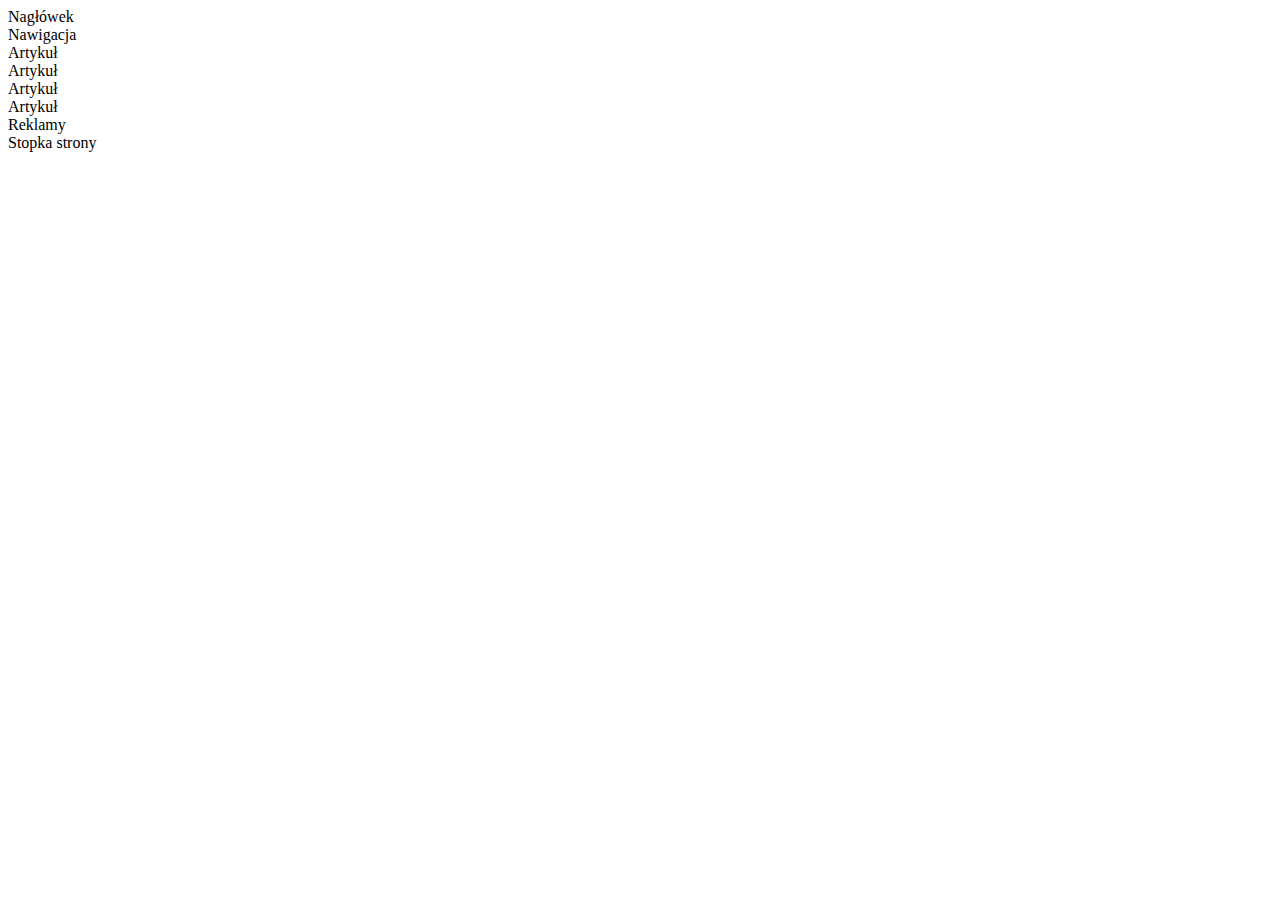
<file: HTML5/01 Tags/html5.html>
<!DOCTYPE html>
<html lang="en">
<head>
    <meta charset="UTF-8">
    <meta name="viewport" content="width=device-width, initial-scale=1.0">
    <meta http-equiv="X-UA-Compatible" content="ie=edge">
    <title>HTML5</title>
</head>
<body>
    <header>Nagłówek
            <nav>Nawigacja</nav>
    </header>
    <!-- sam header nie wskazuje lokalizacji tylko pokazuje że jest elementem nagłówkowym! -->
    <section>
        <article>Artykuł</article>
        <article>Artykuł</article>
        <article>Artykuł</article>
        <article>Artykuł</article>
        <aside>Reklamy</aside>
    </section>
    <footer>Stopka strony</footer>
</body>
</html>
</file>
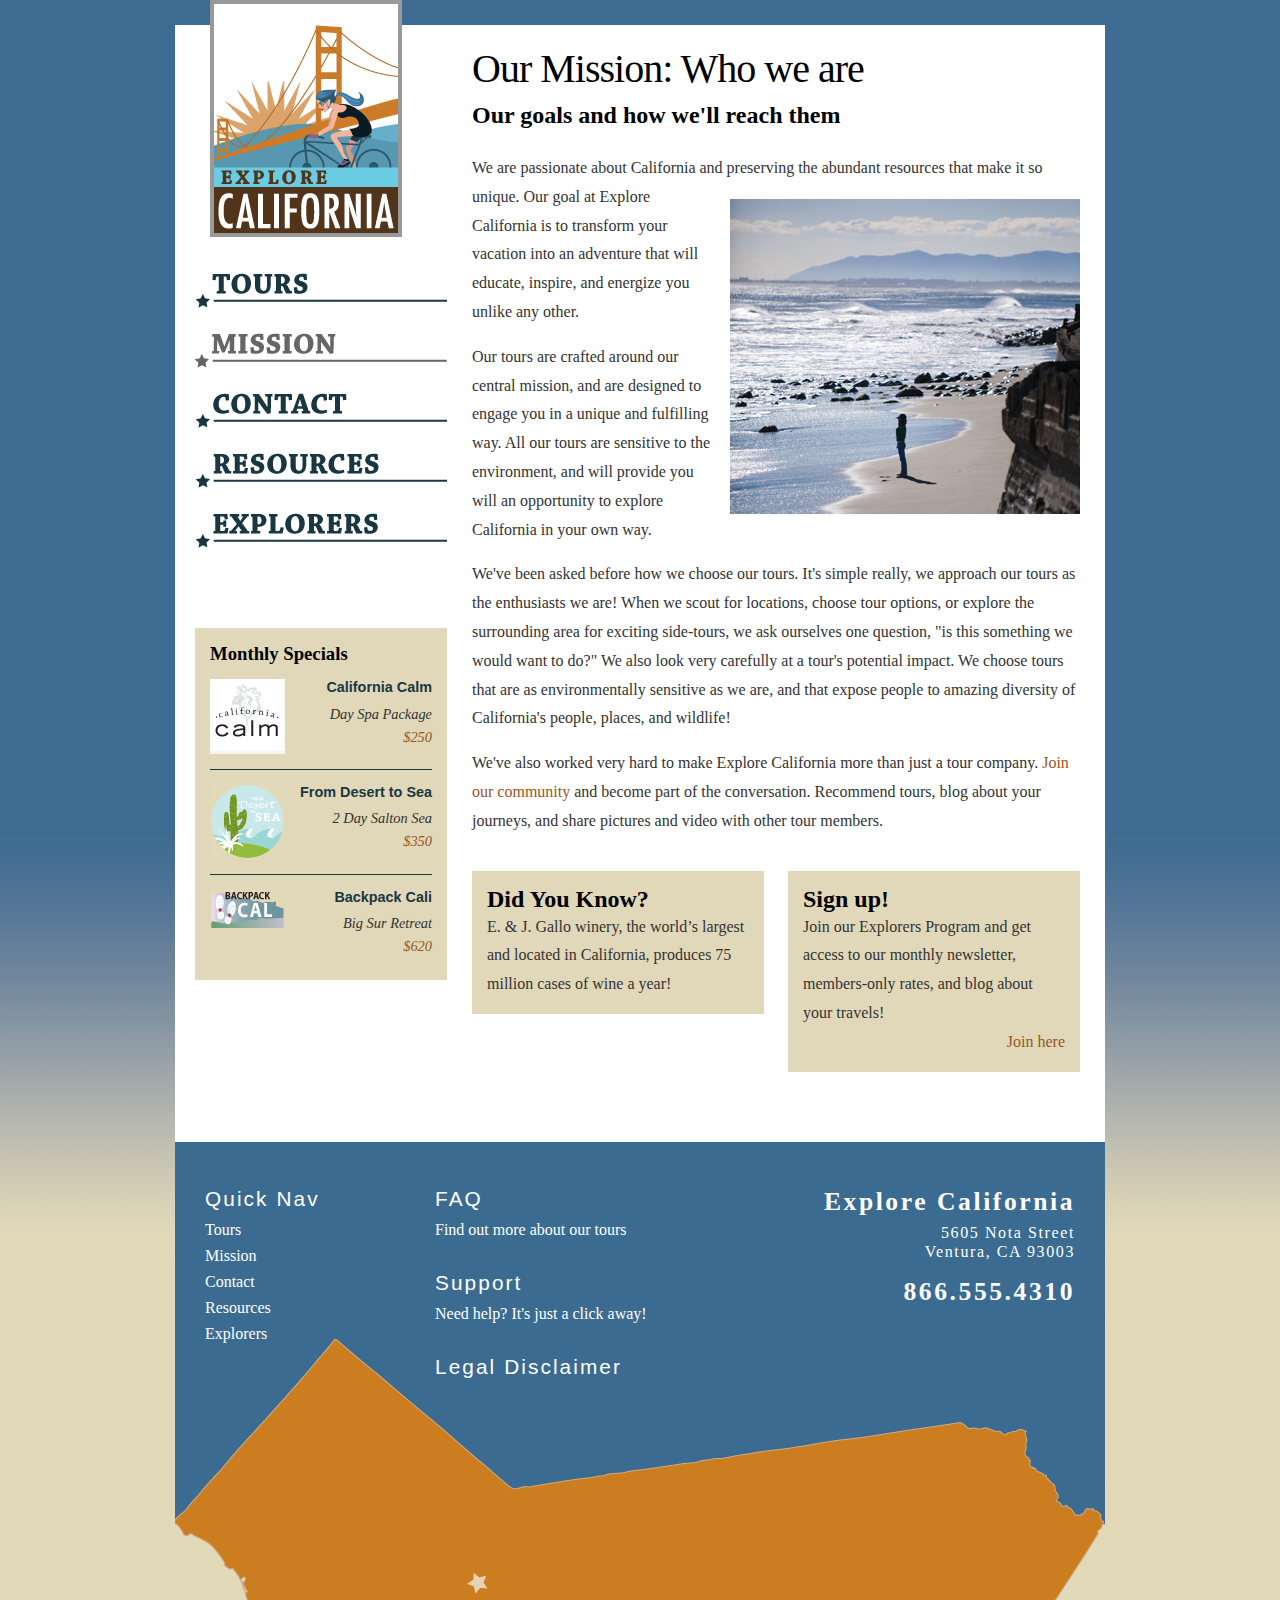
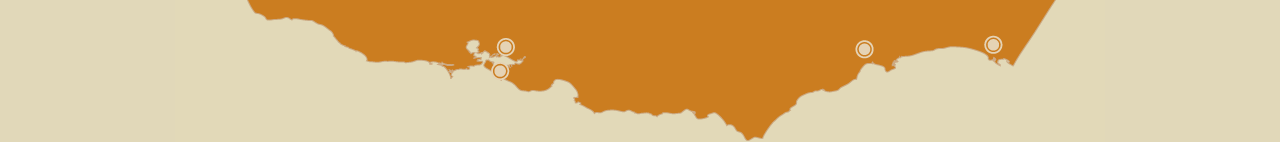
<file: HTML5/01 Tags/sections.htm>
<!DOCTYPE HTML>
<html>
<head>
<meta charset="UTF-8">
<title>A little about us...</title>
<link href="_css/main.css" rel="stylesheet"/> 
</head>
<body>
<div id="wrapper">
  <div id="logo">
    <p><a href="index.htm" title="Return to the home page">Welcome to Explore California!</a></p>
  </div>
  <nav id="mainNav">
    <ul id="baseNav">
      <li><a href="tours.htm" title="Explore our tours" class="tours">Tours</a></li>
      <li><a href="mission.htm" title="What we think" class="mission current">Mission</a></li>
      <li><a href="contact.htm" title="Contact and support" class="contact">Contact</a></li>
      <li><a href="resources.htm" title="Guidance and planning" class="resources">Resources</a></li>
      <li><a href="explorers.htm" title="Join our community" class="explorers">Explorers</a></li>
    </ul>
  </nav>
  <section id="mainContent">
    <header id="mainHeader">
      <hgroup>
      <h1>Our Mission: Who we are</h1>
      <h2>Our goals and how we'll reach them</h2>
      </hgroup>
    </header>
    <article id="mainArticle">
      <p>We are passionate about California and preserving the abundant resources that make it so unique. <img src="_images/mission_look.jpg" alt="Looking out at the Pacific" width="350" height="315" class="articleImage" />Our goal at Explore California is to transform your vacation into an adventure that will educate, inspire, and energize you unlike any other.</p>
      <p>Our tours are crafted around our central mission, and are designed to engage you in a unique and fulfilling way. All our tours are sensitive to the environment, and will provide you will an opportunity to explore California in your own way.</p>
      <p>We've been asked before how we choose our tours. It's simple really, we approach our tours as the enthusiasts we are! When we scout for locations, choose tour options, or explore the surrounding area for exciting side-tours, we ask ourselves one question, &quot;is this something we would want to do?&quot; We also look very carefully at a tour's potential impact. We choose tours that are as environmentally sensitive as we are, and that expose people to amazing diversity of California's people, places, and wildlife!</p>
      <p>We've also worked very hard to make Explore California more than just a tour company. <a href="explorers/join.htm">Join our community</a> and become part of the conversation. Recommend tours, blog about your journeys, and share pictures and video with other tour members.</p>
    </article>
    <aside id="trivia" class="callOut">
      <h2>Did You Know?</h2>
      <p>E. &amp; J. Gallo winery, the world’s largest and located in California, produces 75 million cases of wine a year!</p>
    </aside>
    <aside id="join" class="callOut callOutRight">
      <h2>Sign up!</h2>
      <p>Join our Explorers Program and get access to our monthly newsletter, members-only rates, and blog about your travels! <a href="explorers.htm" title="Join our community" class="accent">Join here</a></p>
    </aside>
  </section>
  <aside id="sidebar">
    <div id="specials" class="callOut">
      <h3>Monthly Specials</h3>
      <h2 class="top"><img src="_images/calm_bug.gif" width="75" height="75" alt="California Calm" />California Calm</h2>
      <p>Day Spa Package <br />
        <a href="tours/tour_detail_cycle.htm">$250</a> </p>
      <h2><img src="_images/desert_bug.gif" width="75" height="75" alt="From desert to sea" />From Desert to Sea</h2>
      <p>2 Day Salton Sea <br />
        <a href="tours/tour_detail_cycle.htm">$350</a></p>
      <h2><img src="_images/backpack_bug.gif" width="75" height="41" alt="Backpack Cali" />Backpack Cali</h2>
      <p>Big Sur Retreat <br />
        <a href="tours/tour_detail_cycle.htm">$620</a></p>
    </div>
  </aside>
  <footer>
    <div id="footerMenu">
      <h3>Quick Nav</h3>
      <ul id="quickNav">
        <li><a href="tours.htm" title="Explore our tours">Tours</a></li>
        <li><a href="mission.htm" title="What we think">Mission</a></li>
        <li><a href="contact.htm" title="Contact and support">Contact</a></li>
        <li><a href="resources.htm" title="Guidance and planning">Resources</a></li>
        <li><a href="explorers.htm" title="Join our community">Explorers</a></li>
      </ul>
    </div>
    <div id="footerBody">
      <div id="footerMidCol">
        <h3><a href="resources/faq.htm">FAQ</a></h3>
        <p>Find out more about our tours</p>
        <h3><a href="contact.htm">Support</a></h3>
        <p>Need help? It's just a click away!</p>
        <h3><a href="explorers/join.htm">Legal Disclaimer</a></h3>
      </div>
      <div id="footerRightCol">
        <h1>Explore California</h1>
        <p>5605 Nota Street<br />
          Ventura, CA 93003</p>
        <p class="phone">866.555.4310</p>
      </div>
    </div>
  </footer>
</div>
</body>
</html>
</file>
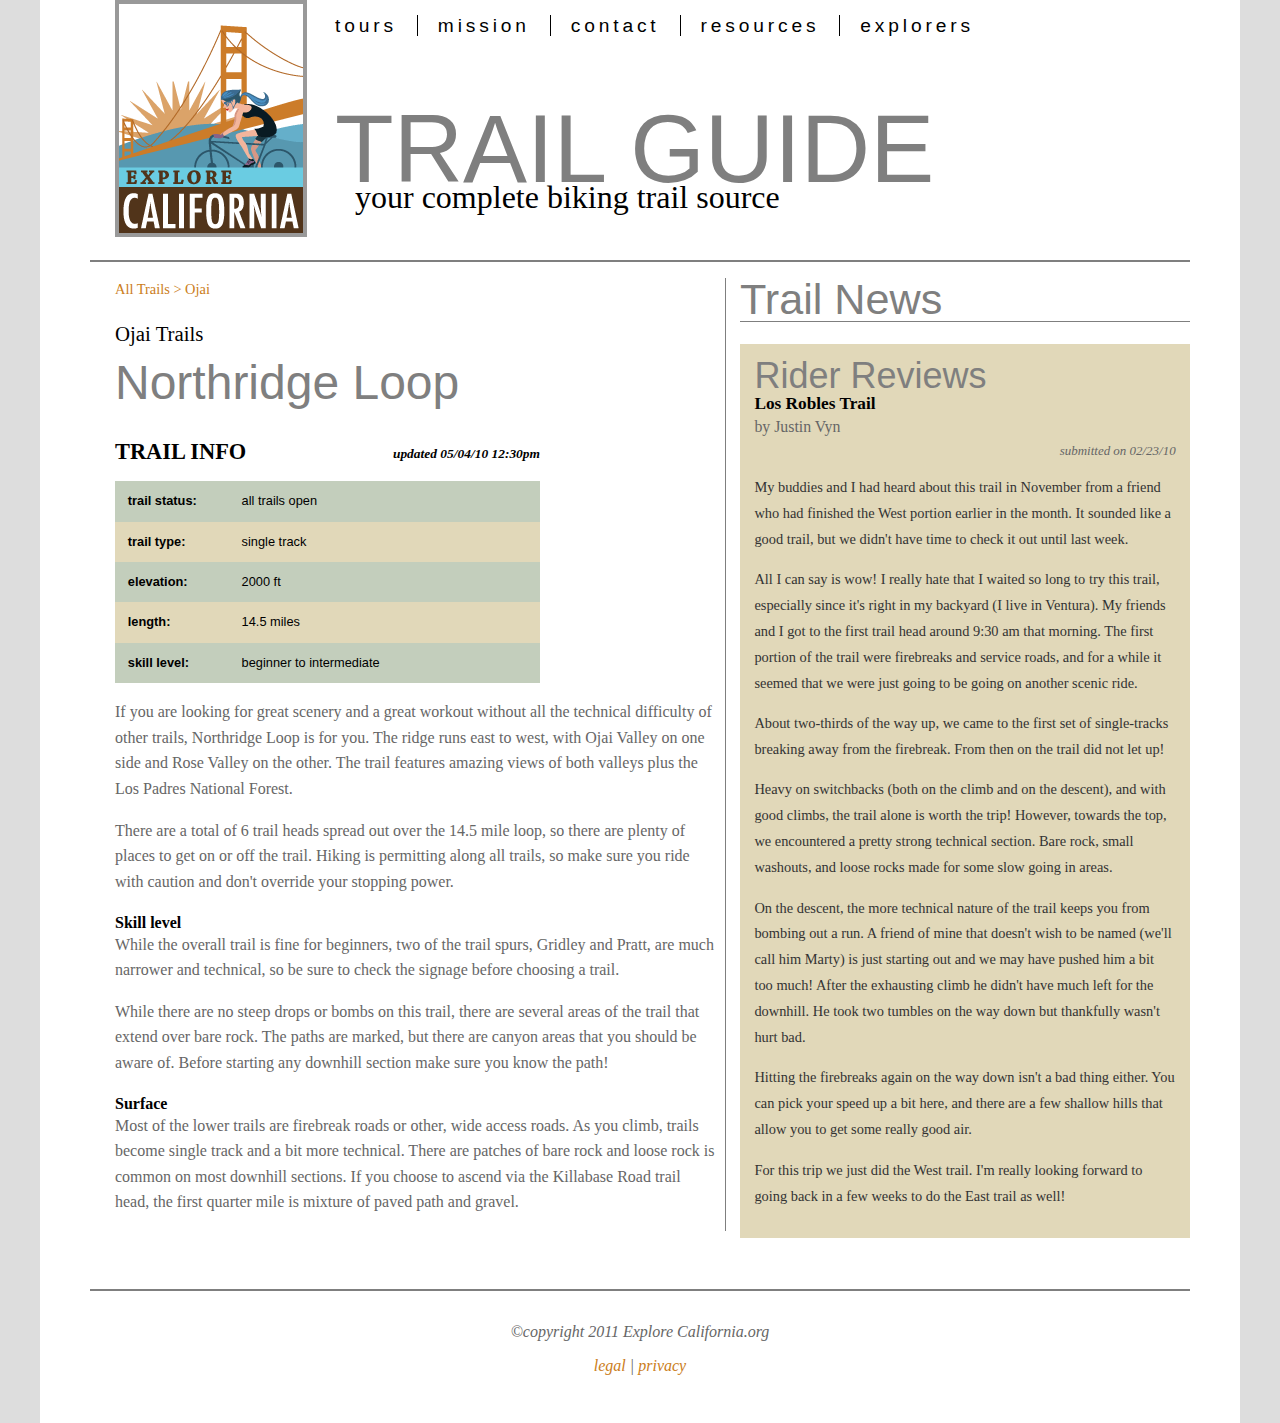
<file: HTML5/03 Media Queries/trails.htm>
<!DOCTYPE HTML>
<html lang="en">
<head>
<meta charset="UTF-8">
<title>Explore California Trail Guide</title>
<!--update based on html5-->
<!--[if lt IE 9]>
<script src="http://html5shiv.googlecode.com/svn/trunk/html5.js"></script>
<![endif]-->
<link href="_css/phone.css" rel="stylesheet" media="only screen and (min-width:0px) and (max-width:320px)">
<link href="_css/tablet.css" rel="stylesheet" media="only screen and (min-width:321px) and (max-width:768px)">
<link href="_css/main.css" rel="stylesheet" media="only screen and (min-width:769px)">
</head>
<body>
<div id="wrapper">
<header id="mainHeader">
<hgroup>
  <h1><span>Explore California</span> Trail Guide</h1>
    <h2>your complete biking trail source</h2>
  </hgroup>
    <nav id="mainNav">
    <h1>Main page navigation</h1>
    <ul id="siteNav">
      <li><a href="#">tours</a></li>
      <li><a href="#">mission</a></li>
      <li><a href="#">contact</a></li>
      <li><a href="#">resources</a></li>
      <li><a href="#" class="last">explorers</a></li>
    </ul>
  </nav>
</header>
  <section id="trailInfo">
 <header>
  	<p><a href="#">All Trails</a> > <a href="#">Ojai</a></p>
      <h1>Ojai Trails</h1>
      </header>
      <article>
      <h1>Northridge Loop</h1>
    <table id="quickFacts" cellspacing="0">
    <caption>TRAIL INFO <span>updated 05/04/10 12:30pm</span></caption>
      <tr>
        <th>trail status:</th>
        <td><span class="open">all trails open</span></td>
      </tr>
      <tr class="alt">
        <th>trail type:</th>
        <td>single track</td>
      </tr>
      <tr>
        <th>elevation:</th>
        <td>2000 ft</td>
      </tr>
      <tr class="alt">
        <th>length:</th>
        <td>14.5 miles</td>
      </tr>
      <tr>
        <th>skill level:</th>
        <td>beginner to intermediate</td>
      </tr>
    </table>
    <div class="text2Col">
<p>If you are looking for great scenery and a great workout without all the technical difficulty of other trails, Northridge Loop is for you. The ridge runs east to west, with Ojai Valley on one side and Rose Valley on the other. The trail features amazing views of both valleys plus the Los Padres National Forest. </p>
    <p>There are a total of 6 trail heads spread out over the 14.5 mile loop, so there are plenty of places to get on or off the trail. Hiking is permitting along all trails, so make sure you ride with caution and don't override your stopping power.</p>
    <h2>Skill level</h2>
    <p>While the overall trail is fine for beginners, two of the trail spurs, Gridley and Pratt, are much narrower and technical, so be sure to check the signage before choosing a trail. </p>
    <p>While there are no steep drops or bombs on this trail, there are several areas of the trail that extend over bare rock. The paths are marked, but there are canyon areas that you should be aware of. Before starting any downhill section make sure you know the path!</p>
    <h2>Surface</h2>
    <p>Most of the lower trails are firebreak roads or other, wide access roads. As you climb, trails become single track and a bit more technical. There are patches of bare rock and loose rock is common on most downhill sections. If you choose to ascend via the Killabase Road trail head, the first quarter mile is mixture of paved path and gravel.</p>
</div>
    </article>
  </section>
  <aside id="trailNews">
    <h1>Trail News</h1>
    <article class="news">
      <header>
      <hgroup>
        <h1>Rider Reviews</h1>
        <h2>Los Robles Trail</h2>
         <h3>by Justin Vyn</h3>
         </hgroup>
          <p class="pubdate">submitted on
            <time datetime="2010-02-10" pubdate>02/23/10</time>
          </p>     
      </header>
     <p>My buddies and I had heard about this trail in November from a friend who had finished the West portion earlier in the month. It sounded like a good trail, but we didn't have time to check it out until last week.</p>
     <p>All I can say is wow! I really hate that I waited so long to try this trail, especially since it's right in my backyard (I live in Ventura).
       My friends and I got to the first trail head around 9:30 am that morning. The first portion of the trail were firebreaks and service roads, and for a while it seemed that we were just going to be going on another scenic ride.</p>
     <p>About two-thirds of the way up, we came to the first set of single-tracks breaking away from the firebreak. From then on the trail did not let up!</p>
     <p>Heavy on switchbacks (both on the climb and on the descent), and with good climbs, the trail alone is worth the trip! However, towards the top, we encountered a pretty strong technical section. Bare rock, small washouts, and loose rocks made for some slow going in areas. </p>
     <p>On the descent, the more technical nature of the trail keeps you from bombing out a run. A friend of mine that doesn't wish to be named (we'll call him Marty) is just starting out and we may have pushed him a bit too much! After the exhausting climb he didn't have much left for the downhill. He took two tumbles on the way down but thankfully wasn't hurt bad.</p>
     <p>Hitting the firebreaks again on the way down isn't a bad thing either. You can pick your speed up a bit here, and there are a few shallow hills that allow you to get some really good air.</p>
     <p>For this trip we just did the West trail. I'm really looking forward to going back in a few weeks to do the East trail as well!</p>
     <div id="formPanel">
    <p class="review">Write your own review!</p>
      <form id="riderReview" method="post" action="#">
      <label for="trailName">Trail name:</label>
          <input type="text" name="name" id="name" tabindex="10"  placeholder="trail name" required>
          <label for="name">Name:</label>
          <input type="text" name="name" id="name" tabindex="20"  placeholder="first and last name" required>
          <label for="email">Email:</label>
          <input type="email" name="email" id="email" tabindex="30" placeholder="valid email address"  required>
          <label for="url">Website:</label>
          <input type="url" name="url" id="url" tabindex="40">
          <label for="tripDate">Date of trip:</label>
          <input type="date" name="tripDate" id="tripDate" tabindex="50">
          <label for="riders">Number of riders:</label>
          <input type="number" name="riders" id="riders" tabindex="60" min="1" value="1" >
          <label for="review">Review:<br>
          </label>
          <textarea name="review" id="review" tabindex="70" cols="45" rows="10"></textarea>
          <input type="submit" name="submit" id="submit" tabindex="80" value="Submit your review">
      </form>
    </div>
    </article>
  </aside>
  <footer id="pageFooter">
  <p>&copy;copyright 2011 Explore California.org</p>
  <p><a href="#">legal</a> | <a href="#">privacy</a> </p>
  </footer>
</div>
</body>
</html
</file>
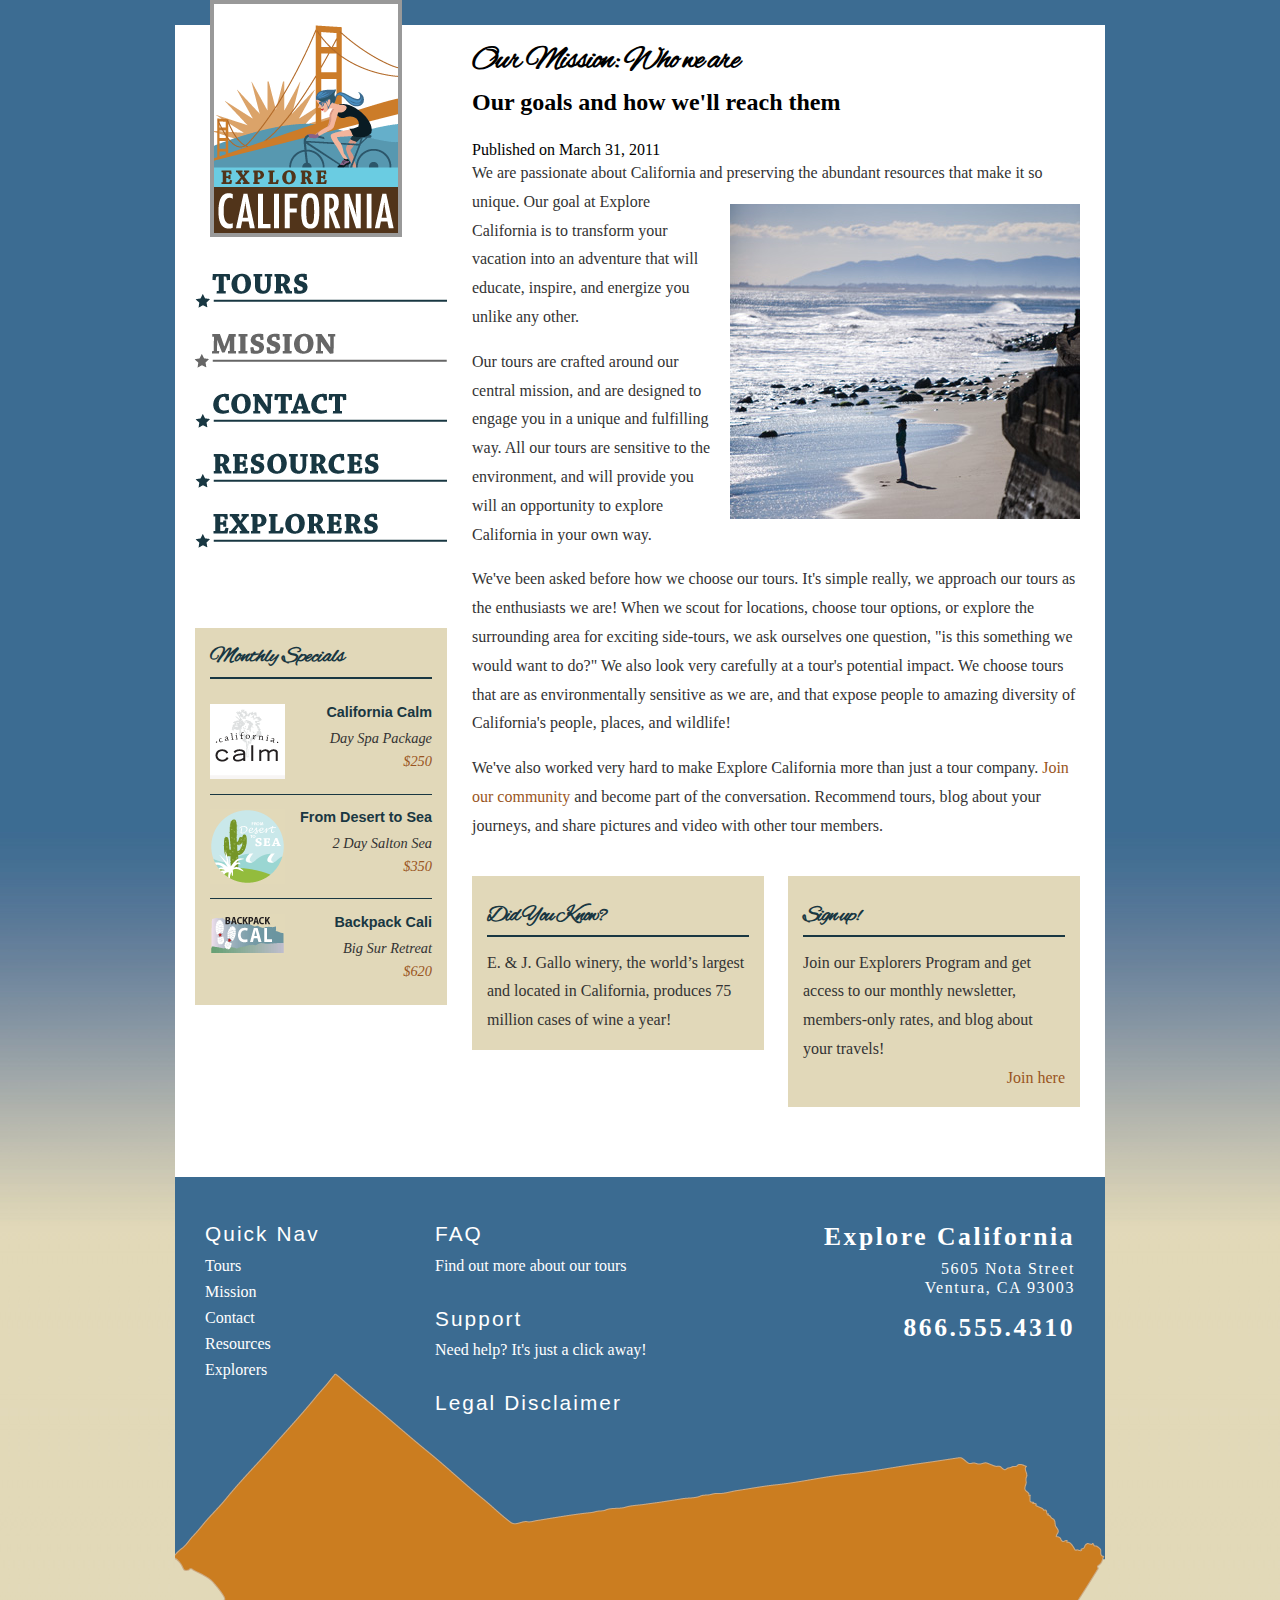
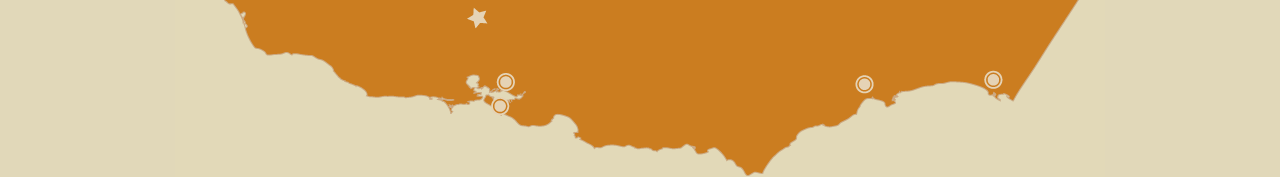
<file: HTML5/05 Typography/fonts.htm>
<!DOCTYPE HTML>
<html>
<head>
<meta http-equiv="Content-Type" content="text/html; charset=UTF-8" />
<title>A little about us...</title>
<link href="_css/main.css" rel="stylesheet" type="text/css" />

</head>
<body>
<div id="wrapper">
  <div id="logo">
    <p><a href="index.htm" title="Return to the home page">Welcome to Explore California!</a></p>
  </div>
  <nav id="mainNav">
    <ul id="baseNav">
      <li><a href="tours.htm" title="Explore our tours" class="tours">Tours</a></li>
      <li><a href="mission.htm" title="What we think" class="mission current">Mission</a></li>
      <li><a href="contact.htm" title="Contact and support" class="contact">Contact</a></li>
      <li><a href="resources.htm" title="Guidance and planning" class="resources">Resources</a></li>
      <li><a href="explorers.htm" title="Join our community" class="explorers">Explorers</a></li>
    </ul>
  </nav>
  <section id="mainContent">
    <header id="mainHeader">
      <hgroup><h1>Our Mission: Who we are</h1>
      <h2>Our goals and how we'll reach them</h2></hgroup>
    </header>
    <article id="mainArticle">
      <time pubdate="pubdate" datetime="2011-03-31">Published on March 31, 2011</time>
      <p>We are passionate about California and preserving the abundant resources that make it so unique. <img src="_images/mission_look.jpg" alt="Looking out at the Pacific" width="350" height="315" class="articleImage" />Our goal at Explore California is to transform your vacation into an adventure that will educate, inspire, and energize you unlike any other.</p>
      <p>Our tours are crafted around our central mission, and are designed to engage you in a unique and fulfilling way. All our tours are sensitive to the environment, and will provide you will an opportunity to explore California in your own way.</p>
      <p>We've been asked before how we choose our tours. It's simple really, we approach our tours as the enthusiasts we are! When we scout for locations, choose tour options, or explore the surrounding area for exciting side-tours, we ask ourselves one question, &quot;is this something we would want to do?&quot; We also look very carefully at a tour's potential impact. We choose tours that are as environmentally sensitive as we are, and that expose people to amazing diversity of California's people, places, and wildlife!</p>
      <p>We've also worked very hard to make Explore California more than just a tour company. <a href="explorers/join.htm">Join our community</a> and become part of the conversation. Recommend tours, blog about your journeys, and share pictures and video with other tour members.</p>
    </article>
    <aside id="trivia" class="callOut">
      <h1>Did You Know?</h1>
      <p>E. &amp; J. Gallo winery, the world’s largest and located in California, produces 75 million cases of wine a year!</p>
    </aside>
    <aside id="join" class="callOut callOutRight">
      <h1>Sign up!</h1>
      <p>Join our Explorers Program and get access to our monthly newsletter, members-only rates, and blog about your travels! <a href="explorers.htm" title="Join our community" class="accent">Join here</a></p>
    </aside>
  </section>
  <aside id="sidebar">
    <div id="specials" class="callOut">
      <h1>Monthly Specials</h1>
      <h2 class="top"><img src="_images/calm_bug.gif" width="75" height="75" alt="California Calm" />California Calm</h2>
      <p>Day Spa Package <br />
        <a href="tours/tour_detail_cycle.htm">$250</a> </p>
      <h2><img src="_images/desert_bug.gif" width="75" height="75" alt="From desert to sea" />From Desert to Sea</h2>
      <p>2 Day Salton Sea <br />
        <a href="tours/tour_detail_cycle.htm">$350</a></p>
      <h2><img src="_images/backpack_bug.gif" width="75" height="41" alt="Backpack Cali" />Backpack Cali</h2>
      <p>Big Sur Retreat <br />
        <a href="tours/tour_detail_cycle.htm">$620</a></p>
    </div>
  </aside>
  <footer>
    <div id="footerMenu">
      <h3>Quick Nav</h3>
      <ul id="quickNav">
        <li><a href="tours.htm" title="Explore our tours">Tours</a></li>
        <li><a href="mission.htm" title="What we think">Mission</a></li>
        <li><a href="contact.htm" title="Contact and support">Contact</a></li>
        <li><a href="resources.htm" title="Guidance and planning">Resources</a></li>
        <li><a href="explorers.htm" title="Join our community">Explorers</a></li>
      </ul>
    </div>
    <div id="footerBody">
      <div id="footerMidCol">
        <h3><a href="resources/faq.htm">FAQ</a></h3>
        <p>Find out more about our tours</p>
        <h3><a href="contact.htm">Support</a></h3>
        <p>Need help? It's just a click away!</p>
        <h3><a href="explorers/join.htm">Legal Disclaimer</a></h3>
      </div>
      <div id="footerRightCol">
        <h1>Explore California</h1>
        <p>5605 Nota Street<br />
          Ventura, CA 93003</p>
        <p class="phone">866.555.4310</p>
      </div>
    </div>
  </footer>
</div>
</body>
</html>
</file>
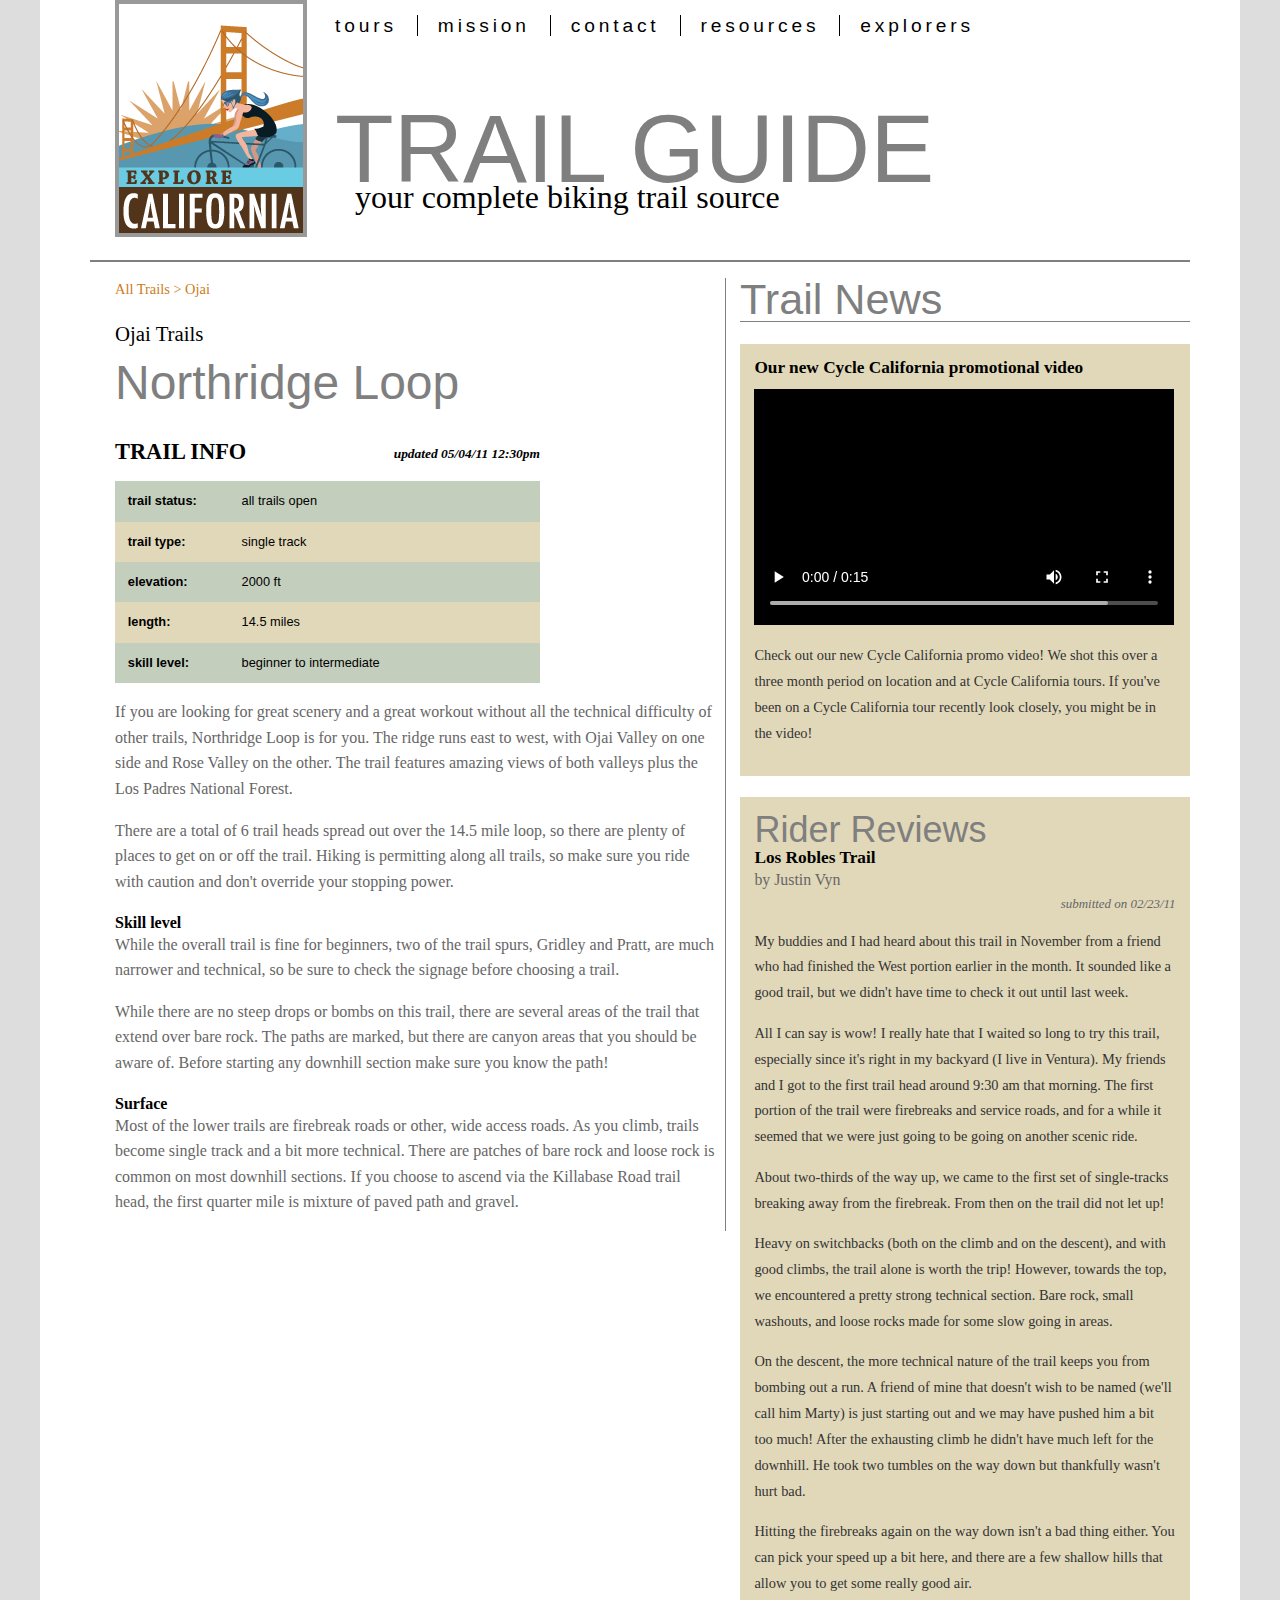
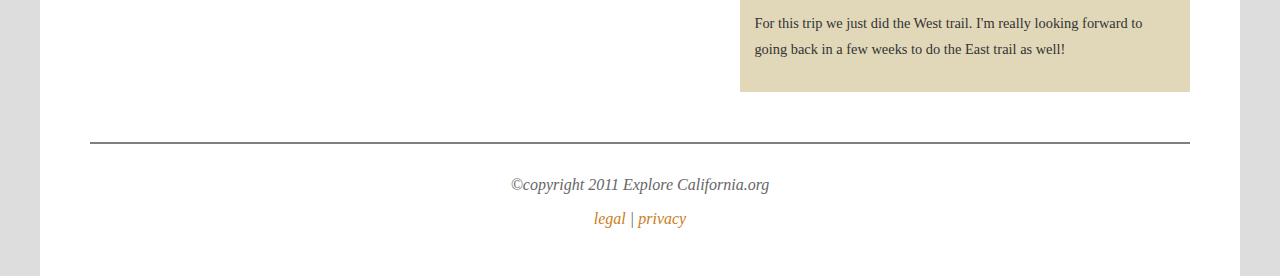
<file: HTML5/02 Media/02_01 Video/trails.htm>
<!DOCTYPE HTML>
<html lang="en">
<head>
<meta charset="UTF-8">
<title>Explore California Trail Guide</title>
<!--update based on html5-->
<link href="_css/main.css" rel="stylesheet" type="text/css">
<!--[if lt IE 9]>
<script src="http://html5shiv.googlecode.com/svn/trunk/html5.js"></script>
<![endif]-->
</head>
<body>
<div id="wrapper">
<header id="mainHeader">
<hgroup>
  <h1><span>Explore California</span> Trail Guide</h1>
    <h2>your complete biking trail source</h2>
  </hgroup>
    <nav id="mainNav">
    <h1>Main page navigation</h1>
    <ul id="siteNav">
      <li><a href="#">tours</a></li>
      <li><a href="#">mission</a></li>
      <li><a href="#">contact</a></li>
      <li><a href="#">resources</a></li>
      <li><a href="#" class="last">explorers</a></li>
    </ul>
  </nav>
</header>
  <section id="trailInfo">
 <header>
  	<p><a href="#">All Trails</a> > <a href="#">Ojai</a></p>
      <h1>Ojai Trails</h1>
      </header>
      <article>
      <h1>Northridge Loop</h1>
    <table id="quickFacts" cellspacing="0">
    <caption>
    TRAIL INFO <span>updated 05/04/11 12:30pm</span>
    </caption>
      <tr>
        <th>trail status:</th>
        <td><span class="open">all trails open</span></td>
      </tr>
      <tr class="alt">
        <th>trail type:</th>
        <td>single track</td>
      </tr>
      <tr>
        <th>elevation:</th>
        <td>2000 ft</td>
      </tr>
      <tr class="alt">
        <th>length:</th>
        <td>14.5 miles</td>
      </tr>
      <tr>
        <th>skill level:</th>
        <td>beginner to intermediate</td>
      </tr>
    </table>
    <div class="text2Col">
<p>If you are looking for great scenery and a great workout without all the technical difficulty of other trails, Northridge Loop is for you. The ridge runs east to west, with Ojai Valley on one side and Rose Valley on the other. The trail features amazing views of both valleys plus the Los Padres National Forest. </p>
    <p>There are a total of 6 trail heads spread out over the 14.5 mile loop, so there are plenty of places to get on or off the trail. Hiking is permitting along all trails, so make sure you ride with caution and don't override your stopping power.</p>
    <h2>Skill level</h2>
    <p>While the overall trail is fine for beginners, two of the trail spurs, Gridley and Pratt, are much narrower and technical, so be sure to check the signage before choosing a trail. </p>
    <p>While there are no steep drops or bombs on this trail, there are several areas of the trail that extend over bare rock. The paths are marked, but there are canyon areas that you should be aware of. Before starting any downhill section make sure you know the path!</p>
    <h2>Surface</h2>
    <p>Most of the lower trails are firebreak roads or other, wide access roads. As you climb, trails become single track and a bit more technical. There are patches of bare rock and loose rock is common on most downhill sections. If you choose to ascend via the Killabase Road trail head, the first quarter mile is mixture of paved path and gravel.</p>
</div>
    </article>
  </section>
  <aside id="trailNews">
    <h1>Trail News</h1>
    <section class="news">
      <h2>Our new Cycle California promotional video</h2>
      
      <video width="420" height="236" controls>
        <source src="_video/explore_promo.mp4" type="video/mp4">
        <source src="_video/explore_promo.webm" type="video/webm">
        <source src="_video/explore_promo.ogv" type="video/ogg">
      </video>
      
      <p>Check out our new Cycle California promo video! We shot this over a three month period on location and at Cycle California tours. If you've been on a Cycle California tour recently look closely, you might be in the video!</p>
    </section>
    <article class="news">
      <header>
      <hgroup>
        <h1>Rider Reviews</h1>
        <h2>Los Robles Trail</h2>
         <h3>by Justin Vyn</h3>
         </hgroup>
          <p class="pubdate">submitted on
            <time datetime="2010-02-10" pubdate>02/23/11</time>
          </p>     
      </header>
     <p>My buddies and I had heard about this trail in November from a friend who had finished the West portion earlier in the month. It sounded like a good trail, but we didn't have time to check it out until last week.</p>
     <p>All I can say is wow! I really hate that I waited so long to try this trail, especially since it's right in my backyard (I live in Ventura).
       My friends and I got to the first trail head around 9:30 am that morning. The first portion of the trail were firebreaks and service roads, and for a while it seemed that we were just going to be going on another scenic ride.</p>
     <p>About two-thirds of the way up, we came to the first set of single-tracks breaking away from the firebreak. From then on the trail did not let up!</p>
     <p>Heavy on switchbacks (both on the climb and on the descent), and with good climbs, the trail alone is worth the trip! However, towards the top, we encountered a pretty strong technical section. Bare rock, small washouts, and loose rocks made for some slow going in areas. </p>
     <p>On the descent, the more technical nature of the trail keeps you from bombing out a run. A friend of mine that doesn't wish to be named (we'll call him Marty) is just starting out and we may have pushed him a bit too much! After the exhausting climb he didn't have much left for the downhill. He took two tumbles on the way down but thankfully wasn't hurt bad.</p>
     <p>Hitting the firebreaks again on the way down isn't a bad thing either. You can pick your speed up a bit here, and there are a few shallow hills that allow you to get some really good air.</p>
     <p>For this trip we just did the West trail. I'm really looking forward to going back in a few weeks to do the East trail as well!</p>
     <div id="formPanel">
    <p class="review">Write your own review!</p>
      <form id="riderReview" method="post" action="#">
      <label for="trailName">Trail name:</label>
          <input type="text" name="name" id="name" tabindex="10"  placeholder="trail name" required>
          <label for="name">Name:</label>
          <input type="text" name="name" id="name" tabindex="20"  placeholder="first and last name" required>
          <label for="email">Email:</label>
          <input type="email" name="email" id="email" tabindex="30" placeholder="valid email address"  required>
          <label for="url">Website:</label>
          <input type="url" name="url" id="url" tabindex="40">
          <label for="tripDate">Date of trip:</label>
          <input type="date" name="tripDate" id="tripDate" tabindex="50">
          <label for="riders">Number of riders:</label>
          <input type="number" name="riders" id="riders" tabindex="60" min="1" value="1" >
          <label for="review">Review:<br>
          </label>
          <textarea name="review" id="review" tabindex="70" cols="45" rows="10"></textarea>
          <input type="submit" name="submit" id="submit" tabindex="80" value="Submit your review">
      </form>
    </div>
    </article>
  </aside>
  <footer id="pageFooter">
  <p>&copy;copyright 2011 Explore California.org</p>
  <p><a href="#">legal</a> | <a href="#">privacy</a> </p>
  </footer>
</div>
</body>
</html
</file>
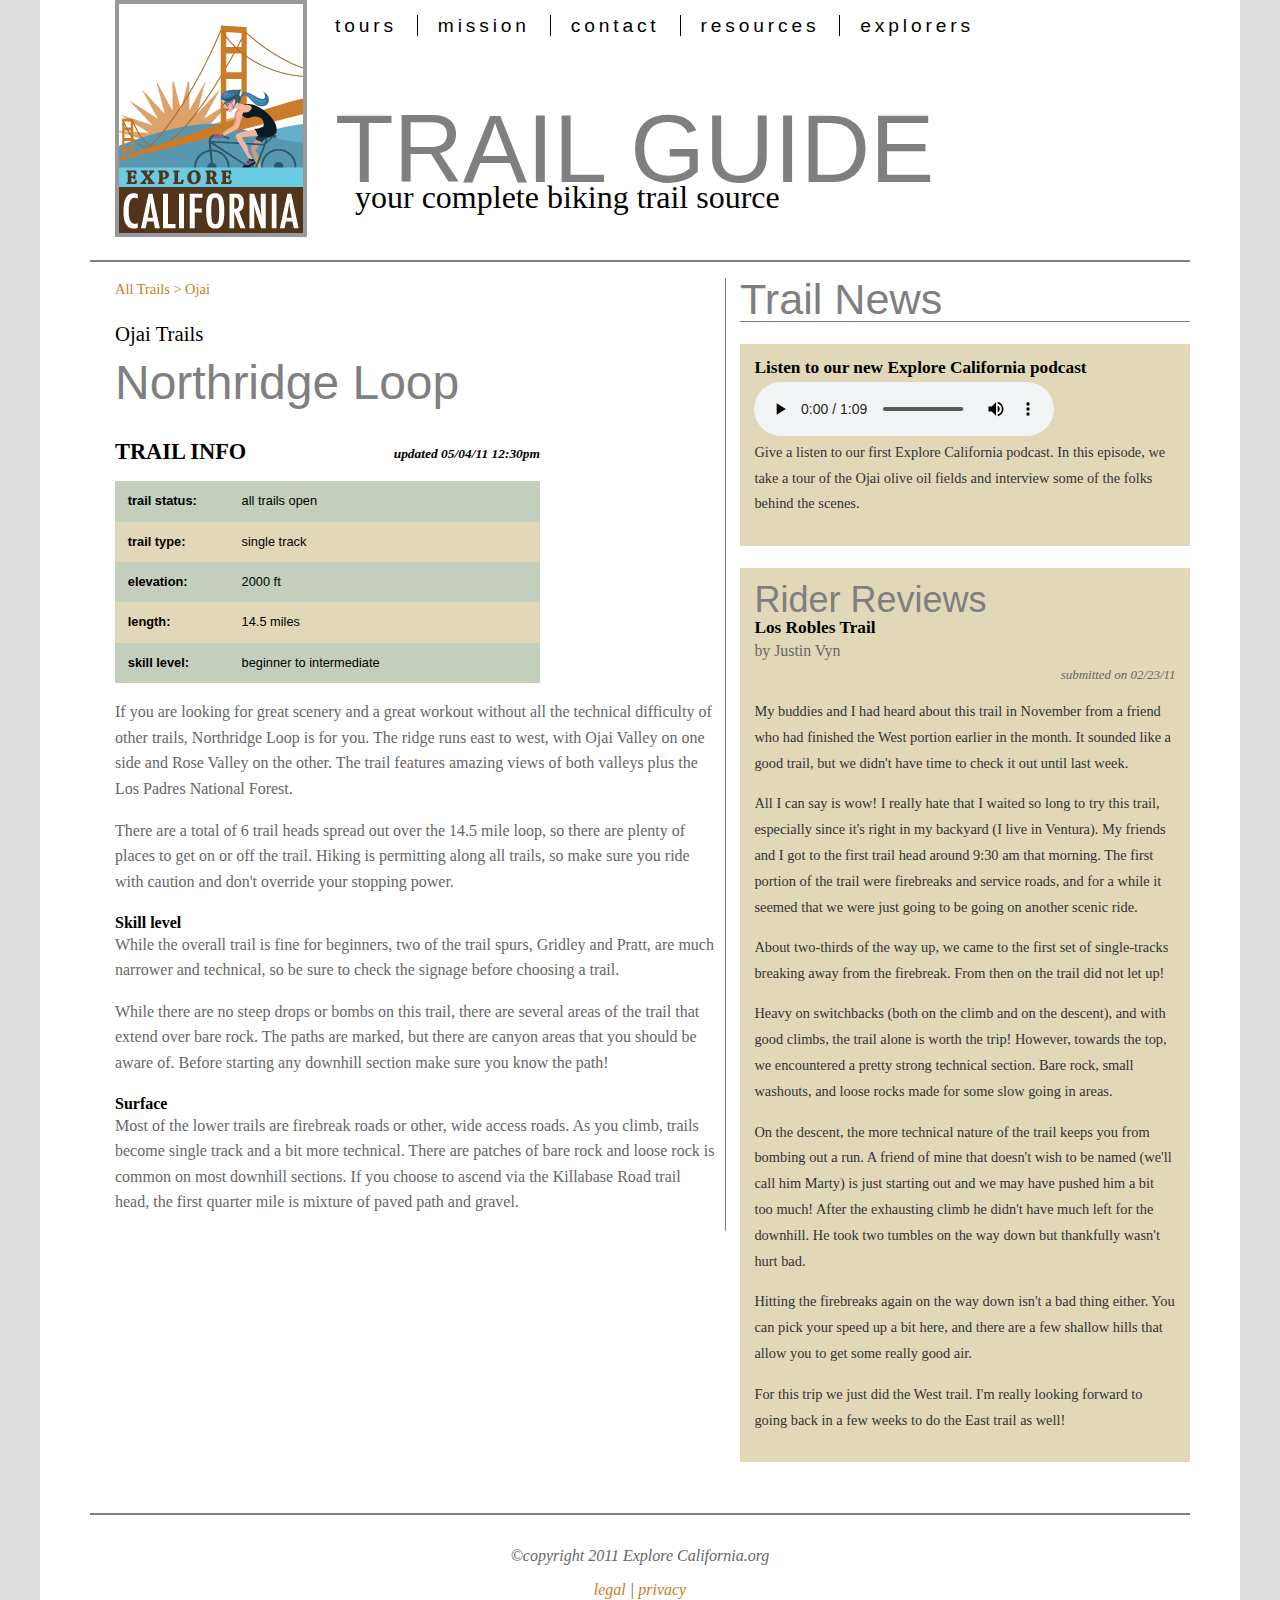
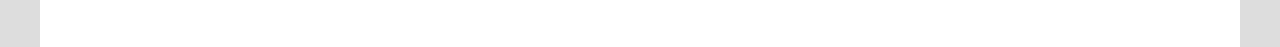
<file: HTML5/02 Media/02_02 Audio/trails.htm>
<!DOCTYPE HTML>
<html lang="en">
<head>
<meta charset="UTF-8">
<title>Explore California Trail Guide</title>
<!--update based on html5-->
<link href="_css/main.css" rel="stylesheet" type="text/css">
<!--[if lt IE 9]>
<script src="http://html5shiv.googlecode.com/svn/trunk/html5.js"></script>
<![endif]-->
</head>
<body>
<div id="wrapper">
  <header id="mainHeader">
    <hgroup>
      <h1><span>Explore California</span> Trail Guide</h1>
      <h2>your complete biking trail source</h2>
    </hgroup>
    <nav id="mainNav">
      <h1>Main page navigation</h1>
      <ul id="siteNav">
        <li><a href="#">tours</a></li>
        <li><a href="#">mission</a></li>
        <li><a href="#">contact</a></li>
        <li><a href="#">resources</a></li>
        <li><a href="#" class="last">explorers</a></li>
      </ul>
    </nav>
  </header>
  <section id="trailInfo">
    <header>
      <p><a href="#">All Trails</a> > <a href="#">Ojai</a></p>
      <h1>Ojai Trails</h1>
    </header>
    <article>
      <h1>Northridge Loop</h1>
      <table id="quickFacts" cellspacing="0">
        <caption>
        TRAIL INFO <span>updated 05/04/11 12:30pm</span>
        </caption>
        <tr>
          <th>trail status:</th>
          <td><span class="open">all trails open</span></td>
        </tr>
        <tr class="alt">
          <th>trail type:</th>
          <td>single track</td>
        </tr>
        <tr>
          <th>elevation:</th>
          <td>2000 ft</td>
        </tr>
        <tr class="alt">
          <th>length:</th>
          <td>14.5 miles</td>
        </tr>
        <tr>
          <th>skill level:</th>
          <td>beginner to intermediate</td>
        </tr>
      </table>
      <div class="text2Col">
        <p>If you are looking for great scenery and a great workout without all the technical difficulty of other trails, Northridge Loop is for you. The ridge runs east to west, with Ojai Valley on one side and Rose Valley on the other. The trail features amazing views of both valleys plus the Los Padres National Forest. </p>
        <p>There are a total of 6 trail heads spread out over the 14.5 mile loop, so there are plenty of places to get on or off the trail. Hiking is permitting along all trails, so make sure you ride with caution and don't override your stopping power.</p>
        <h2>Skill level</h2>
        <p>While the overall trail is fine for beginners, two of the trail spurs, Gridley and Pratt, are much narrower and technical, so be sure to check the signage before choosing a trail. </p>
        <p>While there are no steep drops or bombs on this trail, there are several areas of the trail that extend over bare rock. The paths are marked, but there are canyon areas that you should be aware of. Before starting any downhill section make sure you know the path!</p>
        <h2>Surface</h2>
        <p>Most of the lower trails are firebreak roads or other, wide access roads. As you climb, trails become single track and a bit more technical. There are patches of bare rock and loose rock is common on most downhill sections. If you choose to ascend via the Killabase Road trail head, the first quarter mile is mixture of paved path and gravel.</p>
      </div>
    </article>
  </section>
  <aside id="trailNews">
    <h1>Trail News</h1>
    <section class="news">
            <h2>Listen to our new Explore California podcast</h2>
      
    <audio controls>
      <source src="_assets/ex_ca_podcast.mp3" type="audio/mpeg">
      <source src="_assets/ex_ca_podcast.ogg" type="audio/ogg">
    </audio>
    
      
<p>Give a listen to our first Explore California podcast. In this episode, we take a tour of the Ojai olive oil fields and interview some of the folks behind the scenes.</p>
    </section>
    <article class="news">
      <header>
        <hgroup>
          <h1>Rider Reviews</h1>
          <h2>Los Robles Trail</h2>
          <h3>by Justin Vyn</h3>
        </hgroup>
        <p class="pubdate">submitted on
          <time datetime="2010-02-10" pubdate>02/23/11</time>
        </p>
      </header>
      <p>My buddies and I had heard about this trail in November from a friend who had finished the West portion earlier in the month. It sounded like a good trail, but we didn't have time to check it out until last week.</p>
      <p>All I can say is wow! I really hate that I waited so long to try this trail, especially since it's right in my backyard (I live in Ventura).
        My friends and I got to the first trail head around 9:30 am that morning. The first portion of the trail were firebreaks and service roads, and for a while it seemed that we were just going to be going on another scenic ride.</p>
      <p>About two-thirds of the way up, we came to the first set of single-tracks breaking away from the firebreak. From then on the trail did not let up!</p>
      <p>Heavy on switchbacks (both on the climb and on the descent), and with good climbs, the trail alone is worth the trip! However, towards the top, we encountered a pretty strong technical section. Bare rock, small washouts, and loose rocks made for some slow going in areas. </p>
      <p>On the descent, the more technical nature of the trail keeps you from bombing out a run. A friend of mine that doesn't wish to be named (we'll call him Marty) is just starting out and we may have pushed him a bit too much! After the exhausting climb he didn't have much left for the downhill. He took two tumbles on the way down but thankfully wasn't hurt bad.</p>
      <p>Hitting the firebreaks again on the way down isn't a bad thing either. You can pick your speed up a bit here, and there are a few shallow hills that allow you to get some really good air.</p>
      <p>For this trip we just did the West trail. I'm really looking forward to going back in a few weeks to do the East trail as well!</p>
      <div id="formPanel">
        <p class="review">Write your own review!</p>
        <form id="riderReview" method="post" action="#">
          <label for="trailName">Trail name:</label>
          <input type="text" name="name" id="name" tabindex="10"  placeholder="trail name" required>
          <label for="name">Name:</label>
          <input type="text" name="name" id="name" tabindex="20"  placeholder="first and last name" required>
          <label for="email">Email:</label>
          <input type="email" name="email" id="email" tabindex="30" placeholder="valid email address"  required>
          <label for="url">Website:</label>
          <input type="url" name="url" id="url" tabindex="40">
          <label for="tripDate">Date of trip:</label>
          <input type="date" name="tripDate" id="tripDate" tabindex="50">
          <label for="riders">Number of riders:</label>
          <input type="number" name="riders" id="riders" tabindex="60" min="1" value="1" >
          <label for="review">Review:<br>
          </label>
          <textarea name="review" id="review" tabindex="70" cols="45" rows="10"></textarea>
          <input type="submit" name="submit" id="submit" tabindex="80" value="Submit your review">
        </form>
      </div>
    </article>
  </aside>
  <footer id="pageFooter">
    <p>&copy;copyright 2011 Explore California.org</p>
    <p><a href="#">legal</a> | <a href="#">privacy</a> </p>
  </footer>
</div>
</body>
</html
</file>
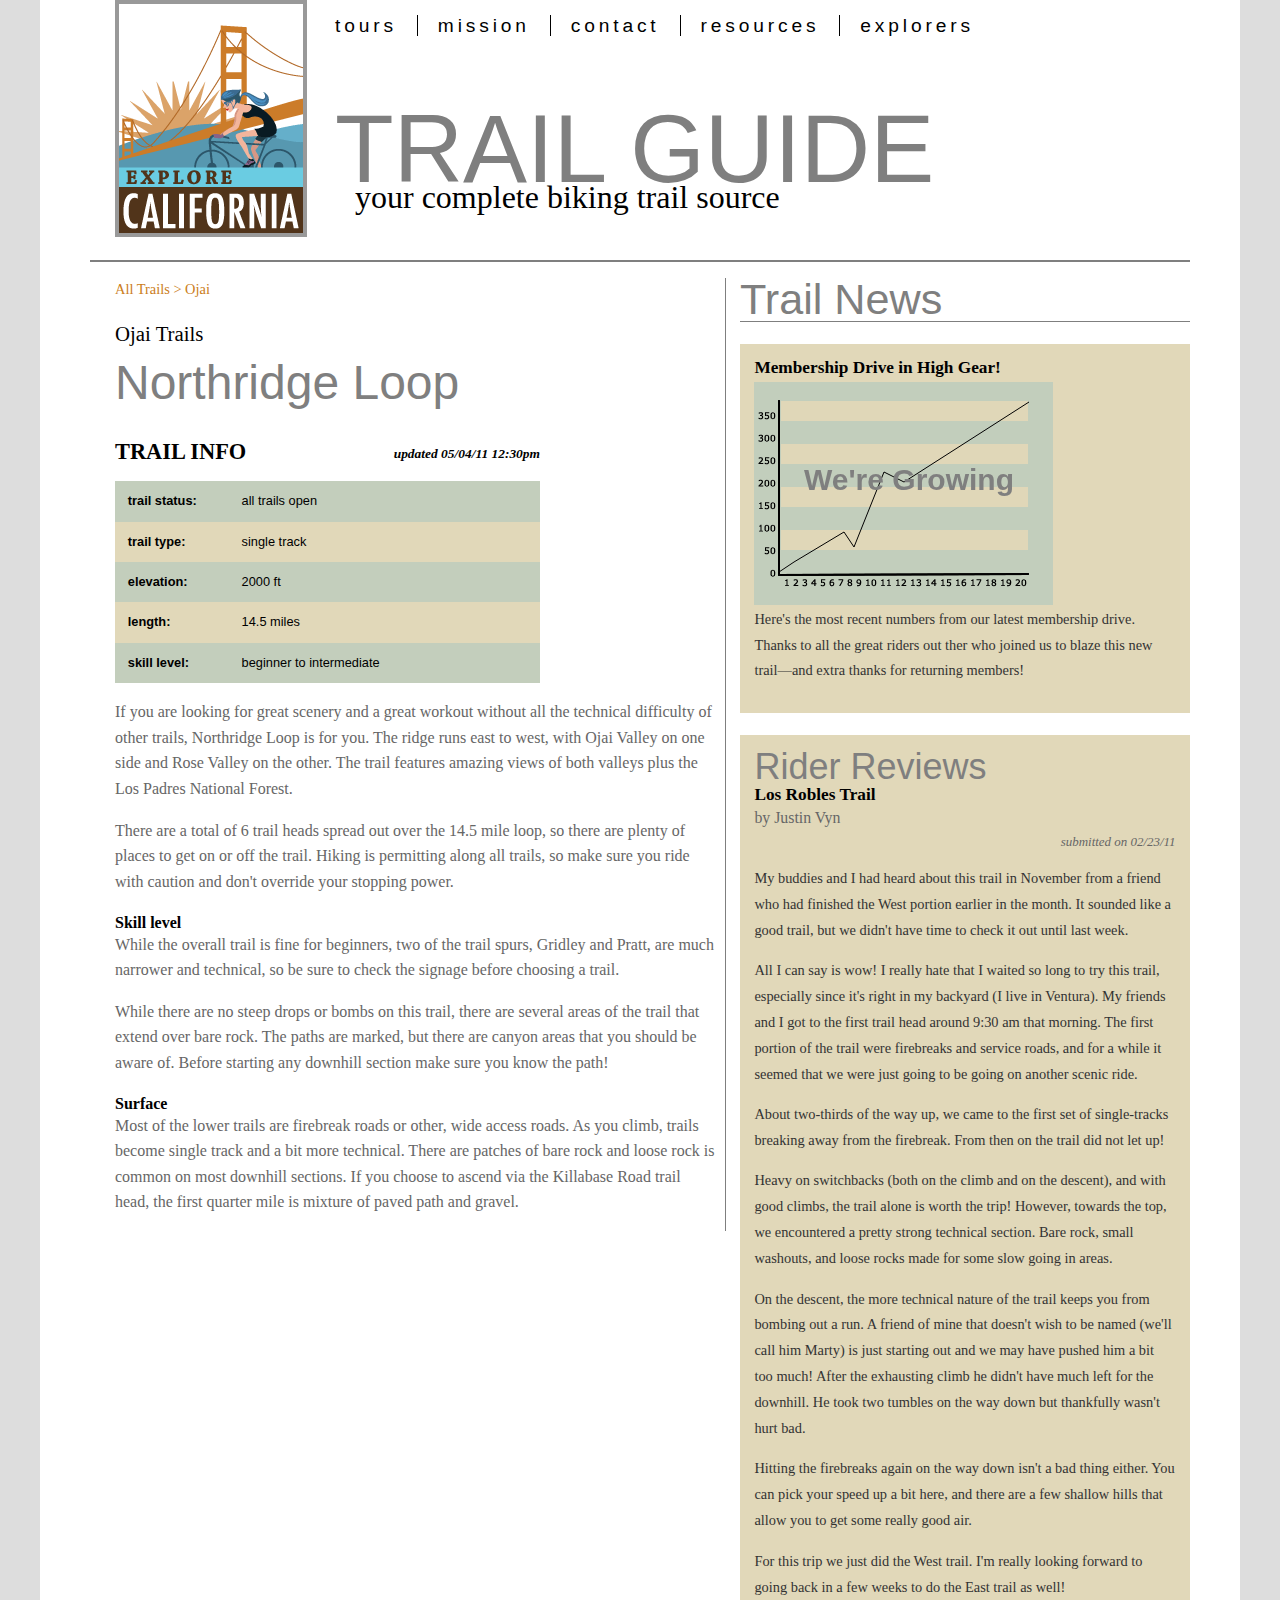
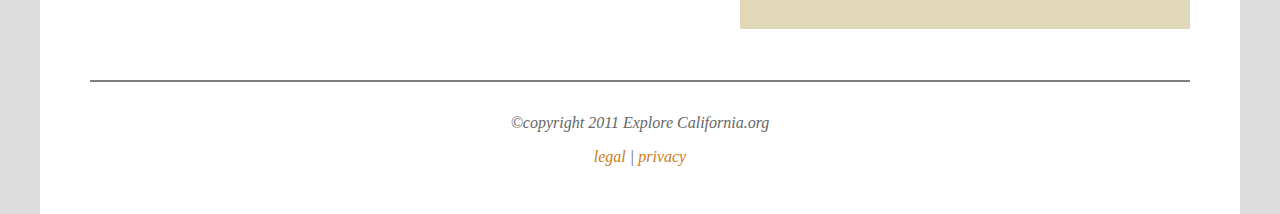
<file: HTML5/02 Media/02_03 Canvas/canvas.htm>
<!DOCTYPE HTML>
<html lang="en">
<head>
<meta charset="UTF-8">
<title>Explore California Trail Guide</title>
<!--update based on html5-->
<link href="_css/main.css" rel="stylesheet" type="text/css">
<!--[if lt IE 9]>
<script src="http://html5shiv.googlecode.com/svn/trunk/html5.js"></script>
<![endif]-->
<script>
  function doCanvas(){
    var my_canvas = document.getElementById("theCanvas");
    var myCanvas_context = my_canvas.getContext("2d");
    
    var chart_bg = new Image();
	  chart_bg.src = "_images/chart_bg.gif"; //źródło
	  chart_bg.onload = function() { //laduję obrazek
    myCanvas_context.drawImage(chart_bg,0,0); //umieszczam we współrzędnych 0,0
    myCanvas_context.moveTo(25,190);
	  myCanvas_context.lineTo(40,180);
	  myCanvas_context.lineTo(90,150);
	  myCanvas_context.lineTo(100,165);
	  myCanvas_context.lineTo(130,90);
	  myCanvas_context.lineTo(150,100);
	  myCanvas_context.lineTo(275,20);
    myCanvas_context.strokeStyle = "#000"; //jaki kolor ma mieć linia
	  myCanvas_context.stroke(); //komenda rysowania
//move to i line to wskazują w którym miejscu będa przebiegac linie
  myCanvas_context.textAlign = "center";
  myCanvas_context.textBaseline = "middle";
  myCanvas_context.fillStyle = "#7F7F7F";
  myCanvas_context.font = "bold 30px sans-serif";
  myCanvas_context.fillText("We're Growing", 155, 100);
	}
  };
</script>
</head>
<body onload="doCanvas();">
<div id="wrapper">
  <header id="mainHeader">
    <hgroup>
      <h1><span>Explore California</span> Trail Guide</h1>
      <h2>your complete biking trail source</h2>
    </hgroup>
    <nav id="mainNav">
      <h1>Main page navigation</h1>
      <ul id="siteNav">
        <li><a href="#">tours</a></li>
        <li><a href="#">mission</a></li>
        <li><a href="#">contact</a></li>
        <li><a href="#">resources</a></li>
        <li><a href="#" class="last">explorers</a></li>
      </ul>
    </nav>
  </header>
  <section id="trailInfo">
    <header>
      <p><a href="#">All Trails</a> > <a href="#">Ojai</a></p>
      <h1>Ojai Trails</h1>
    </header>
    <article>
      <h1>Northridge Loop</h1>
      <table id="quickFacts" cellspacing="0">
        <caption>
        TRAIL INFO <span>updated 05/04/11 12:30pm</span>
        </caption>
        <tr>
          <th>trail status:</th>
          <td><span class="open">all trails open</span></td>
        </tr>
        <tr class="alt">
          <th>trail type:</th>
          <td>single track</td>
        </tr>
        <tr>
          <th>elevation:</th>
          <td>2000 ft</td>
        </tr>
        <tr class="alt">
          <th>length:</th>
          <td>14.5 miles</td>
        </tr>
        <tr>
          <th>skill level:</th>
          <td>beginner to intermediate</td>
        </tr>
      </table>
      <div class="text2Col">
        <p>If you are looking for great scenery and a great workout without all the technical difficulty of other trails, Northridge Loop is for you. The ridge runs east to west, with Ojai Valley on one side and Rose Valley on the other. The trail features amazing views of both valleys plus the Los Padres National Forest. </p>
        <p>There are a total of 6 trail heads spread out over the 14.5 mile loop, so there are plenty of places to get on or off the trail. Hiking is permitting along all trails, so make sure you ride with caution and don't override your stopping power.</p>
        <h2>Skill level</h2>
        <p>While the overall trail is fine for beginners, two of the trail spurs, Gridley and Pratt, are much narrower and technical, so be sure to check the signage before choosing a trail. </p>
        <p>While there are no steep drops or bombs on this trail, there are several areas of the trail that extend over bare rock. The paths are marked, but there are canyon areas that you should be aware of. Before starting any downhill section make sure you know the path!</p>
        <h2>Surface</h2>
        <p>Most of the lower trails are firebreak roads or other, wide access roads. As you climb, trails become single track and a bit more technical. There are patches of bare rock and loose rock is common on most downhill sections. If you choose to ascend via the Killabase Road trail head, the first quarter mile is mixture of paved path and gravel.</p>
      </div>
    </article>
  </section>
  <aside id="trailNews">
    <h1>Trail News</h1>
    <section class="news">
            <h2>Membership Drive in High Gear!</h2>
      
	  <canvas id="theCanvas" width="300" height="225">tekst gdy przeglądarka nie obsługuje canvasa</canvas>
      
<p>Here's the most recent numbers from our latest membership drive. Thanks to all the great riders out ther who joined us to blaze this new trail&mdash;and extra thanks for returning members!</p>
    </section>
    <article class="news">
      <header>
        <hgroup>
          <h1>Rider Reviews</h1>
          <h2>Los Robles Trail</h2>
          <h3>by Justin Vyn</h3>
        </hgroup>
        <p class="pubdate">submitted on
          <time datetime="2010-02-10" pubdate>02/23/11</time>
        </p>
      </header>
      <p>My buddies and I had heard about this trail in November from a friend who had finished the West portion earlier in the month. It sounded like a good trail, but we didn't have time to check it out until last week.</p>
      <p>All I can say is wow! I really hate that I waited so long to try this trail, especially since it's right in my backyard (I live in Ventura).
        My friends and I got to the first trail head around 9:30 am that morning. The first portion of the trail were firebreaks and service roads, and for a while it seemed that we were just going to be going on another scenic ride.</p>
      <p>About two-thirds of the way up, we came to the first set of single-tracks breaking away from the firebreak. From then on the trail did not let up!</p>
      <p>Heavy on switchbacks (both on the climb and on the descent), and with good climbs, the trail alone is worth the trip! However, towards the top, we encountered a pretty strong technical section. Bare rock, small washouts, and loose rocks made for some slow going in areas. </p>
      <p>On the descent, the more technical nature of the trail keeps you from bombing out a run. A friend of mine that doesn't wish to be named (we'll call him Marty) is just starting out and we may have pushed him a bit too much! After the exhausting climb he didn't have much left for the downhill. He took two tumbles on the way down but thankfully wasn't hurt bad.</p>
      <p>Hitting the firebreaks again on the way down isn't a bad thing either. You can pick your speed up a bit here, and there are a few shallow hills that allow you to get some really good air.</p>
      <p>For this trip we just did the West trail. I'm really looking forward to going back in a few weeks to do the East trail as well!</p>
      <div id="formPanel">
        <p class="review">Write your own review!</p>
        <form id="riderReview" method="post" action="#">
          <label for="trailName">Trail name:</label>
          <input type="text" name="name" id="name" tabindex="10"  placeholder="trail name" required>
          <label for="name">Name:</label>
          <input type="text" name="name" id="name" tabindex="20"  placeholder="first and last name" required>
          <label for="email">Email:</label>
          <input type="email" name="email" id="email" tabindex="30" placeholder="valid email address"  required>
          <label for="url">Website:</label>
          <input type="url" name="url" id="url" tabindex="40">
          <label for="tripDate">Date of trip:</label>
          <input type="date" name="tripDate" id="tripDate" tabindex="50">
          <label for="riders">Number of riders:</label>
          <input type="number" name="riders" id="riders" tabindex="60" min="1" value="1" >
          <label for="review">Review:<br>
          </label>
          <textarea name="review" id="review" tabindex="70" cols="45" rows="10"></textarea>
          <input type="submit" name="submit" id="submit" tabindex="80" value="Submit your review">
        </form>
      </div>
    </article>
  </aside>
  <footer id="pageFooter">
    <p>&copy;copyright 2011 Explore California.org</p>
    <p><a href="#">legal</a> | <a href="#">privacy</a> </p>
  </footer>
</div>
</body>
</html
</file>
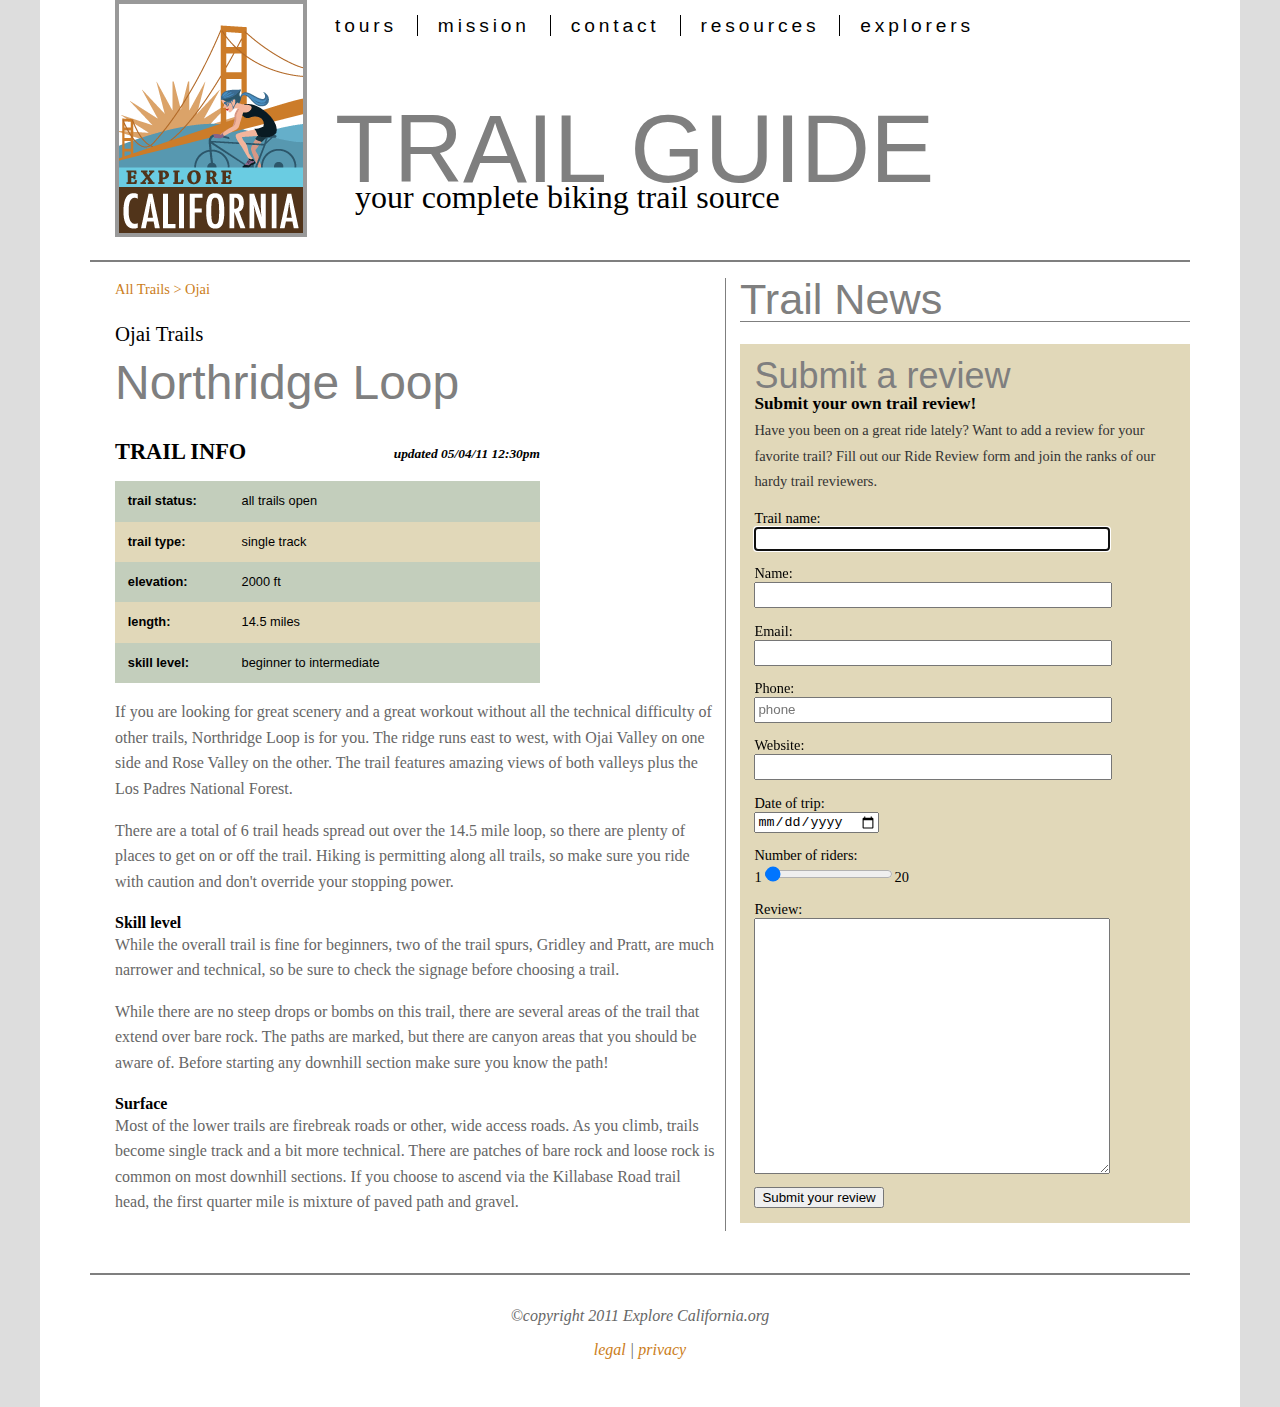
<file: HTML5/04 Forms/04_01 New Inputs/forms.htm>
<!DOCTYPE HTML>
<html lang="en">
<head>
<meta charset="UTF-8">
<title>Explore California Trail Guide</title>
<!--update based on html5-->
<link href="_css/main.css" rel="stylesheet" type="text/css">
<!--[if lt IE 9]>
<script src="http://html5shiv.googlecode.com/svn/trunk/html5.js"></script>
<![endif]-->
</head>
<body>
<div id="wrapper">
  <header id="mainHeader">
    <hgroup>
      <h1><span>Explore California</span> Trail Guide</h1>
      <h2>your complete biking trail source</h2>
    </hgroup>
    <nav id="mainNav">
      <h1>Main page navigation</h1>
      <ul id="siteNav">
        <li><a href="#">tours</a></li>
        <li><a href="#">mission</a></li>
        <li><a href="#">contact</a></li>
        <li><a href="#">resources</a></li>
        <li><a href="#" class="last">explorers</a></li>
      </ul>
    </nav>
  </header>
  <section id="trailInfo">
    <header>
      <p><a href="#">All Trails</a> > <a href="#">Ojai</a></p>
      <h1>Ojai Trails</h1>
    </header>
    <article>
      <h1>Northridge Loop</h1>
      <table id="quickFacts" cellspacing="0">
        <caption>
        TRAIL INFO <span>updated 05/04/11 12:30pm</span>
        </caption>
        <tr>
          <th>trail status:</th>
          <td><span class="open">all trails open</span></td>
        </tr>
        <tr class="alt">
          <th>trail type:</th>
          <td>single track</td>
        </tr>
        <tr>
          <th>elevation:</th>
          <td>2000 ft</td>
        </tr>
        <tr class="alt">
          <th>length:</th>
          <td>14.5 miles</td>
        </tr>
        <tr>
          <th>skill level:</th>
          <td>beginner to intermediate</td>
        </tr>
      </table>
      <div class="text2Col">
        <p>If you are looking for great scenery and a great workout without all the technical difficulty of other trails, Northridge Loop is for you. The ridge runs east to west, with Ojai Valley on one side and Rose Valley on the other. The trail features amazing views of both valleys plus the Los Padres National Forest. </p>
        <p>There are a total of 6 trail heads spread out over the 14.5 mile loop, so there are plenty of places to get on or off the trail. Hiking is permitting along all trails, so make sure you ride with caution and don't override your stopping power.</p>
        <h2>Skill level</h2>
        <p>While the overall trail is fine for beginners, two of the trail spurs, Gridley and Pratt, are much narrower and technical, so be sure to check the signage before choosing a trail. </p>
        <p>While there are no steep drops or bombs on this trail, there are several areas of the trail that extend over bare rock. The paths are marked, but there are canyon areas that you should be aware of. Before starting any downhill section make sure you know the path!</p>
        <h2>Surface</h2>
        <p>Most of the lower trails are firebreak roads or other, wide access roads. As you climb, trails become single track and a bit more technical. There are patches of bare rock and loose rock is common on most downhill sections. If you choose to ascend via the Killabase Road trail head, the first quarter mile is mixture of paved path and gravel.</p>
      </div>
    </article>
  </section>
  <aside id="trailNews">
    <h1>Trail News</h1>
    <section class="news">
      <header>
        <hgroup>
          <h1>Submit a review</h1>
          <h2>Submit your own trail review!</h2>
        </hgroup>
        <p>Have you been on a great ride lately? Want to add a review for your favorite trail? Fill out our Ride Review form and join the ranks of our hardy trail reviewers.</p>
      </header>
      <form id="riderReview" method="post" action="#">
        <label for="trailName">Trail name:</label>
        <input type="text" name="name" id="name" tabindex="10" autofocus>
        <label for="name">Name:</label>
        <input type="text" name="name2" id="name2" tabindex="20">
        <label for="email">Email:</label>
        <input type="email" name="email" id="email" tabindex="30">
        <label for="phone">Phone:</label>
        <input type="tel" name="phone" id="phone" tabindex="30" placeholder="phone">
        <label for="url">Website:</label>
        <input type="url" name="url" id="url" tabindex="40">
        <label for="tripDate">Date of trip:</label>
        <input type="date" name="tripDate" id="tripDate" tabindex="50">
        <label for="riders">Number of riders:</label>
        1<input type="range" value="1" name="riders" id="riders" tabindex="60">20
        <label for="review">Review:<br>
        </label>
        <textarea name="review" id="review" tabindex="70" cols="45" rows="10"></textarea>
        <input type="submit" name="submit" id="submit" tabindex="80" value="Submit your review">
      </form>
    </section>
  </aside>
  <footer id="pageFooter">
    <p>&copy;copyright 2011 Explore California.org</p>
    <p><a href="#">legal</a> | <a href="#">privacy</a> </p>
  </footer>
</div>
</body>
</html
</file>
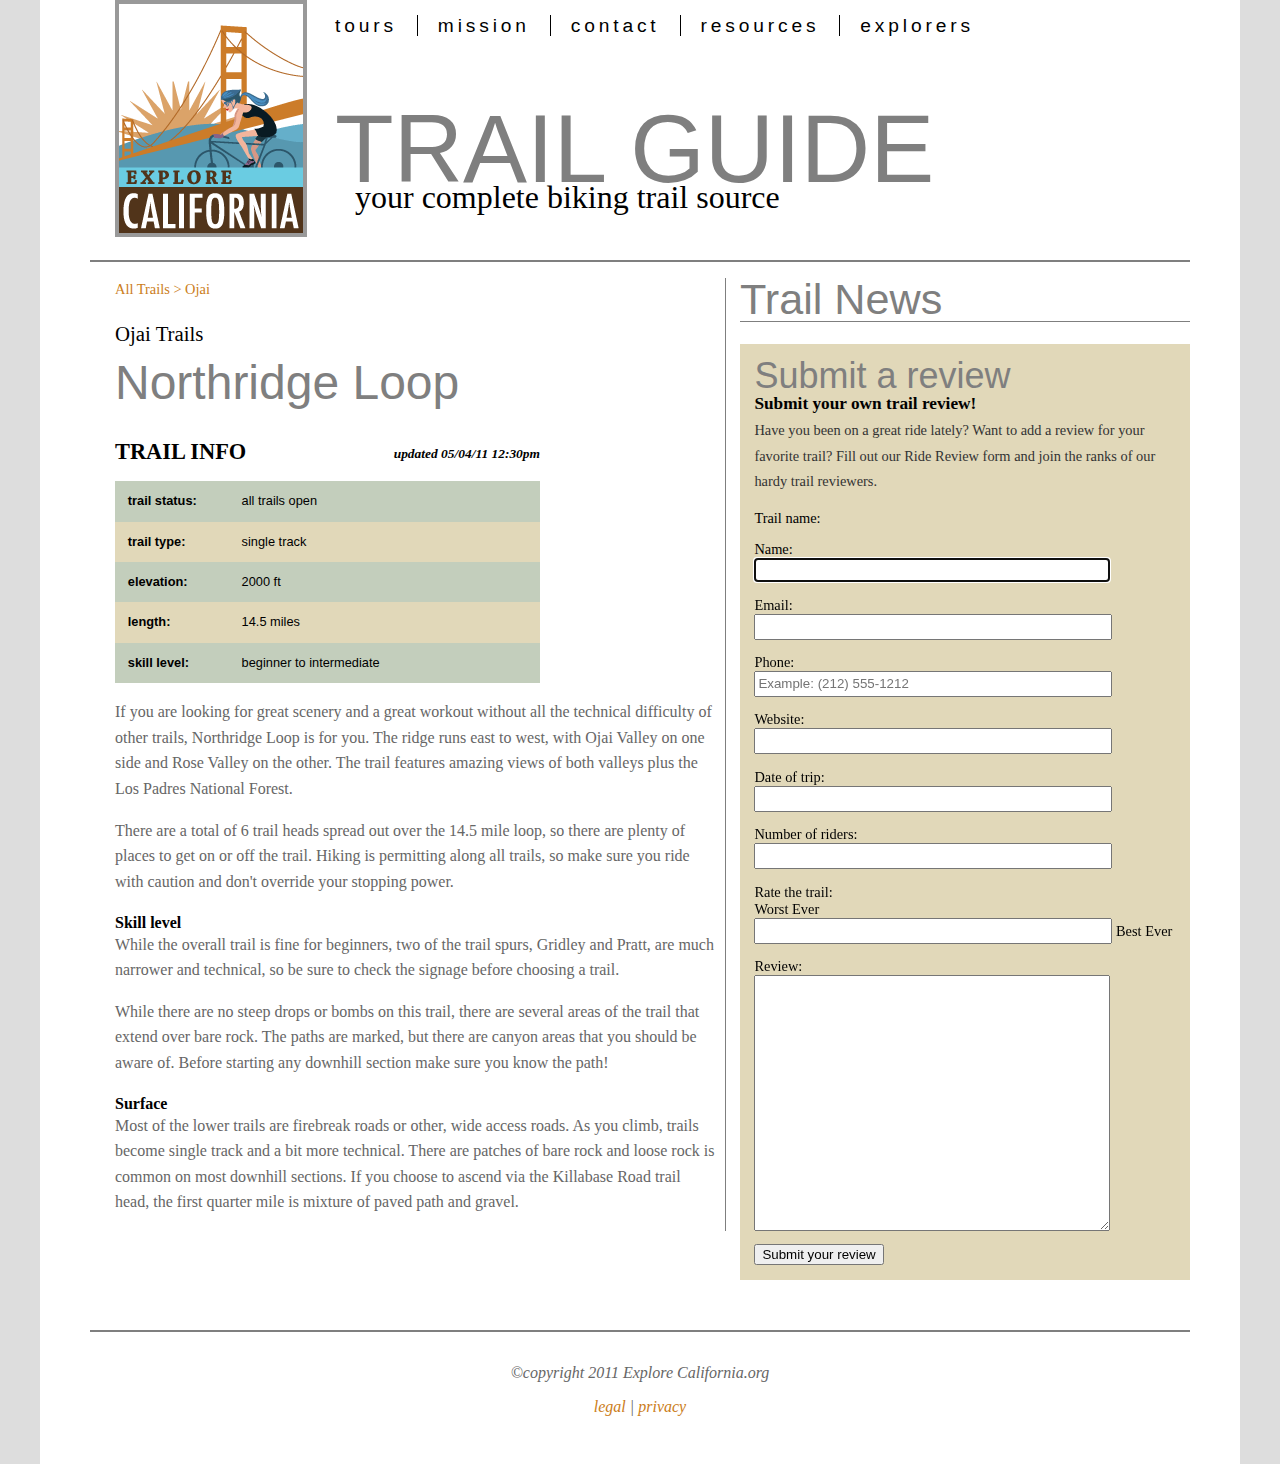
<file: HTML5/04 Forms/04_02 Ranges/forms.htm>
<!DOCTYPE HTML>
<html lang="en">
<head>
<meta charset="UTF-8">
<title>Explore California Trail Guide</title>
<!--update based on html5-->
<link href="_css/main.css" rel="stylesheet" type="text/css">
<!--[if lt IE 9]>
<script src="http://html5shiv.googlecode.com/svn/trunk/html5.js"></script>
<![endif]-->
</head>
<body>
<div id="wrapper">
  <header id="mainHeader">
    <hgroup>
      <h1><span>Explore California</span> Trail Guide</h1>
      <h2>your complete biking trail source</h2>
    </hgroup>
    <nav id="mainNav">
      <h1>Main page navigation</h1>
      <ul id="siteNav">
        <li><a href="#">tours</a></li>
        <li><a href="#">mission</a></li>
        <li><a href="#">contact</a></li>
        <li><a href="#">resources</a></li>
        <li><a href="#" class="last">explorers</a></li>
      </ul>
    </nav>
  </header>
  <section id="trailInfo">
    <header>
      <p><a href="#">All Trails</a> > <a href="#">Ojai</a></p>
      <h1>Ojai Trails</h1>
    </header>
    <article>
      <h1>Northridge Loop</h1>
      <table id="quickFacts" cellspacing="0">
        <caption>
        TRAIL INFO <span>updated 05/04/11 12:30pm</span>
        </caption>
        <tr>
          <th>trail status:</th>
          <td><span class="open">all trails open</span></td>
        </tr>
        <tr class="alt">
          <th>trail type:</th>
          <td>single track</td>
        </tr>
        <tr>
          <th>elevation:</th>
          <td>2000 ft</td>
        </tr>
        <tr class="alt">
          <th>length:</th>
          <td>14.5 miles</td>
        </tr>
        <tr>
          <th>skill level:</th>
          <td>beginner to intermediate</td>
        </tr>
      </table>
      <div class="text2Col">
        <p>If you are looking for great scenery and a great workout without all the technical difficulty of other trails, Northridge Loop is for you. The ridge runs east to west, with Ojai Valley on one side and Rose Valley on the other. The trail features amazing views of both valleys plus the Los Padres National Forest. </p>
        <p>There are a total of 6 trail heads spread out over the 14.5 mile loop, so there are plenty of places to get on or off the trail. Hiking is permitting along all trails, so make sure you ride with caution and don't override your stopping power.</p>
        <h2>Skill level</h2>
        <p>While the overall trail is fine for beginners, two of the trail spurs, Gridley and Pratt, are much narrower and technical, so be sure to check the signage before choosing a trail. </p>
        <p>While there are no steep drops or bombs on this trail, there are several areas of the trail that extend over bare rock. The paths are marked, but there are canyon areas that you should be aware of. Before starting any downhill section make sure you know the path!</p>
        <h2>Surface</h2>
        <p>Most of the lower trails are firebreak roads or other, wide access roads. As you climb, trails become single track and a bit more technical. There are patches of bare rock and loose rock is common on most downhill sections. If you choose to ascend via the Killabase Road trail head, the first quarter mile is mixture of paved path and gravel.</p>
      </div>
    </article>
  </section>
  <aside id="trailNews">
    <h1>Trail News</h1>
    <section class="news">
      <header>
        <hgroup>
          <h1>Submit a review</h1>
          <h2>Submit your own trail review!</h2>
        </hgroup>
        <p>Have you been on a great ride lately? Want to add a review for your favorite trail? Fill out our Ride Review form and join the ranks of our hardy trail reviewers.</p>
      </header>
      <form id="riderReview" method="post" action="#">
        <label for="trailName">Trail name:</label>
        <label for="name">Name:</label>
        <input type="text" name="name" id="name" tabindex="20" autofocus>
        <label for="email">Email:</label>
        <input type="email" name="email" id="email" tabindex="30">
        <label for="phone">Phone:</label>
        <input type="tel" name="phone" id="phone" tabindex="35" placeholder="Example: (212) 555-1212">
        <label for="url">Website:</label>
        <input type="url" name="url" id="url" tabindex="40">
        <label for="tripDate">Date of trip:</label>
        <input type="text" name="tripDate" id="tripDate" tabindex="50">
        <label for="riders">Number of riders:</label>
        <input type="text" name="riders" id="riders" tabindex="60">
        <label for="rating">Rate the trail:</label>
        Worst Ever <input type="text" name="rating" id="rating" tabindex="65"> Best Ever
        <label for="review">Review:<br>
        </label>
        <textarea name="review" id="review" tabindex="70" cols="45" rows="10"></textarea>
        <input type="submit" name="submit" id="submit" tabindex="80" value="Submit your review">
      </form>
    </section>
  </aside>
  <footer id="pageFooter">
    <p>&copy;copyright 2011 Explore California.org</p>
    <p><a href="#">legal</a> | <a href="#">privacy</a> </p>
  </footer>
</div>
</body>
</html
</file>
<file: HTML5/01 Tags/_css/main.css>
@charset "UTF-8";

html, body {
	margin: 0px;
	padding: 0px;
}

body {
	text-align:center;
	font: 100% Georgia, "Times New Roman", Times, serif;
	background: #e1d8b9 url(../_images/page_background.jpg) repeat-x;
	margin-top: 25px;
}
header, section, footer, aside, nav, article, figure {
	display:block;	
}
/* ^2 --------------- limited-scale reset ---------------- */
h1, h2, h3, h4, h5, h6, p, address, blockquote, div, ul, li {
	margin: 0;
	padding: 0;
}
p {
	color:#333;
}
a {
	color: #995522;
	text-decoration: none;
}
a:hover {
	color: #cb7d20;
	border-bottom: 1px dashed #cb7d20;
}
a.accent {
	display: block;
	text-align: right;
}
a.accent:hover {
 	border: none;
	color: #cb202a;
}
/* ^3 ------ global classes -------- */
.floatRight {
	float: right;
}
.floatLeft {
	float: left;
}
.clearRight {
	clear: right;
}
.clearLeft {
	clear: left;
}
.clearBoth {
	clear: both;
}
.callOut {
	background: #e1d8b9;
	padding: 15px;
	margin-bottom: 25px;
}
.callOut h1 {
	font-size: 1.4em;
	color: #193742;
	border-bottom: 2px solid #193742;
	margin-bottom: .5em;
	padding-bottom: .25em;
}
#wrapper {
 	position: relative;
	padding: 0;
	width: 930px;
	margin: 0 auto;
	background: #fff;
	text-align: left;
}

/* ^4 ------------- home page specfic layout styles ----------- */
body#home #wrapper {
	background: #193742 url(../_images/main_back.jpg) no-repeat;
}

body#home #mainContent {
	padding-top: 234px;
}
/* ^5 --------------------- top-level region layout styles ------------------- */
/* top-level regions are header, mainNav, mainContent, sidebar, & footer */

/* header */
#logo {
	width: 192px;
	height: 237px;
	position: absolute;
	top: -25px;
	left: 35px;
}
/* mainNav */
#mainNav {
	float: left;
	width: 272px;
	margin-top: 233px;
}
/* mainContent */
#mainContent {
	padding-right: 25px;
	float: right;
	width: 608px;
	margin-bottom: 45px;
}
#sidebar {
	float: left;
	clear:left;
	width: 272px;
}
/* footer */
footer{
	width: 870px;
	height: 525px;
	clear: both;
	background: url(../_images/footer_back.gif) no-repeat;
	padding: 45px 30px 30px;
	margin-top: 45px;
}

/*  header  ^6a*/
#logo {
	background: url(../_images/logo.gif) no-repeat;
}
#logo a:hover {
	border: none;
}
#logo a{
	width: 192px;
	height: 237px;
	display: block;
}
#logo p{
	text-indent: -1000em;
}

/* navigation ^6b*/

/* home page navigation */
ul#homeNav {
	float: left;
	list-style: none;
	margin:0;
	padding:0;
	margin-bottom: 50px;
	clear: left;
}
ul#homeNav li {
	margin: 0;
	padding: 0;
}
ul#homeNav li a{
	display: block;
	width: 272px;
	height: 82px;
	text-indent: -1000em;
}
ul#homeNav li a.tours {
	background: url(../_images/tours_nav.gif) no-repeat left top;
}
ul#homeNav li a.mission{
	background: url(../_images/mission_nav.gif) no-repeat left top;
}
ul#homeNav li a.contact {
	background: url(../_images/contact_nav.gif) no-repeat left top;
}
ul#homeNav li a.resources {
	background: url(../_images/resources_nav.gif) no-repeat left top;
}
ul#homeNav li a.explorers {
	background: url(../_images/explorers_nav.gif) no-repeat left top;
}
ul#homeNav li a:hover {
	background-position: -272px 0;
	border: none;
}
/* base navigation */
ul#baseNav {
	float: left;
	list-style: none;
	margin:0;
	padding:0;
	margin-bottom: 50px;
	clear: left;
}
ul#baseNav li {
	margin: 0;
	padding: 0;
}
ul#baseNav li a{
	display: block;
	width: 272px;
	height: 60px;
	text-indent: -1000em;
}
ul#baseNav li a.tours {
	background: url(../_images/tours_main.gif) no-repeat left top;
}
ul#baseNav li a.mission{
	background: url(../_images/mission_main.gif) no-repeat left top;
}
ul#baseNav li a.contact {
	background: url(../_images/contact_main.gif) no-repeat left top;
}
ul#baseNav li a.resources {
	background: url(../_images/resource_main.gif) no-repeat left top;
}
ul#baseNav li a.explorers {
	background: url(../_images/explorers_main.gif) no-repeat left top;
}
ul#baseNav li a.current, ul#baseNav li a.current:hover {
	background-position: right top;
	border: none;
	cursor: default;
}

ul#baseNav li a:hover {
	background-position: -272px 0;
	border: none;
}
/* sub navigation */
ul#baseNav ul.subNav {
	list-style: none;
	margin:0;
	padding:0;
	margin-bottom: 10px;
}
ul#baseNav ul.subNav li {
	margin: 0 0 5px 50px;
}
ul#baseNav ul.subNav li a:link, ul#baseNav ul.subNav li a:visited{
	display: block;
	width: auto;
	height: auto;
	text-indent: 0;
	padding: 5px 0;
	color: #cb7d20;
	border-bottom: 1px solid #cb7d20;
}
ul#baseNav ul.subNav li a:hover{
	color: #2c566a;
	border-bottom: 1px solid #2c566a;
}
ul#baseNav ul.subNav li a.current{
	color: #666;
	border-bottom: 1px solid #666;
}
/* main content region ^6c */
#mainContent h1{
	font: normal 2.5em Georgia, "Times New Roman", Times, serif;
	margin: .5em 0 .25em;
	letter-spacing: -1px;
}
#mainContent p{
	font-size: 1em;
	line-height: 1.8;
}
#mainContent a.breadcrumb {
	color: #cb202a;
	font-family: "Lucida Sans Unicode", "Lucida Grande", sans-serif;
	font-size: 1em;
}
#mainContent a.breadcrumb:hover {
	color: #3c6b92;
	border: none;
}
#mainContent img.articleImage {
	display: block;
	float: right;
	padding: 1em 0 1em 1em;
}
#mainContent img.headlineImage {
	display: block;
	float: right;
	padding: 0 0 .25em .5em;
}
#mainContent h1#pageID {
	color: #193742;
	font-size: 1.4em;
	font-weight: bold;
	margin-top: 20px;
	padding-bottom: .25em;
	border-bottom: 2px solid #193742;
}
#mainContent #mainArticle {
	margin: 25px 0 35px;
	position: relative;
}
body.hasCrumbs #mainContent #mainArticle {
	margin-top: 45px;
}
#mainContent .tourBadge {
	position: absolute;
	top: 15px;
	right: -50px;
}
#mainContent .tourBadge img {
	border: none;
}
#mainContent .tourBadge a,#mainContent .tourBadge a:hover {
	border: none;
	color: transparent;
}
#mainContent #mainArticle h1 {
	font-size: 2em;
	color: #193742;
	font-weight: bold;
	margin-bottom: .4em;
}
#mainContent #mainArticle h2 {
	font-size: 1.6em;
	color: #51341a;
	font-weight: normal;
	margin-top: 1.2em;
	margin-bottom: 1em;
	clear: both;
}
#mainContent #mainArticle h2 span.tourCost {
	font-size: .8em;
	color: #666;
	font-style: italic;
	margin-top: .25em;
	display: block;
	border-bottom: 1px solid #666;
	padding-bottom: .25em;
	margin-bottom: 1em;
}
#mainContent #mainArticle h3 {
	font-size: 1.3em;
	color: #51341a;
	font-weight: normal;
	margin: 1.25em 0 .5em;
	clear: both;
}
#mainContent #mainArticle p{
	margin-bottom: 1em;
}
#mainContent #mainArticle p.option{
	font-style: italic;
	color: #999;
	font-weight: bold;
	text-align: right;
	font-size: 1.2em;
	margin-top: -.6em;
}
#mainContent #mainArticle p a.top {
	text-align: right;
	padding-left: 30px;
	background: url(../_images/return_top.gif) no-repeat;
	line-height: 20px;
	float: right;
}
#mainContent #mainArticle p a.top:hover {
	border: none;
	color: #333;
}
#mainContent #mainArticle ul {
	list-style: none;
	margin: 0;
	padding: 0;
}
#mainContent #mainArticle ul ul{
	margin: 1.4em 0 1em 0;
}
#mainContent #mainArticle li {
	margin: 0 0 1.2em 2.4em;
	padding: 0 0 0 24px;
	background: url(../_images/star_bullet.gif) no-repeat 0 2px;
	font-size: 1em;
	color: #51341a;
}
#mainContent #mainArticle li li{
	font-size: 100%;
	margin-bottom: .7em;
}
#mainContent #mainArticle ul.faqNav {
	list-style: none;
	margin: 0 0 1em 0;
	padding: 0;
	width: 180px;
	float: left;
	margin-right: 15px;
}
#mainContent #mainArticle ul.faqNav li {
	background: #ccc;
	border: 1px solid #999;
	margin: 0 0 1em 0;
	padding: .5em .5em .5em 1em;
	font-size: .85em;
}
#mainContent #mainArticle ul.faqNav li a:link, #mainContent #mainArticle ul.faqNav li a:visited {
	color: #193742;
}
#mainContent #mainArticle ul.faqNav li a:hover, #mainContent #mainArticle ul.faqNav li a:active {
	color: #cb7d20;
	border: none;
}
#mainContent #mainArticle dl.faq {
	margin-bottom: 1em;
	padding-bottom: 1em;
	border-bottom: 1px solid #999;
}
#mainContent #mainArticle dl.faq dt {
	font: normal bold .9em Tahoma, Geneva, sans-serif;
	padding: 0;
	margin: 1em 0 .5em;
	color: #333;
	letter-spacing: 1px;
}
#mainContent #mainArticle dl.faq dd {
	font-size: .9em;
	line-height: 1.4;
	color: #333;
	text-align: justify;
	margin: 0;
	padding: 0 0 0 2em;
}
#mainContent div.tourDescription {
	border-top: 2px solid #2c566a;
	float: left;
	clear: left;
	padding: 10px 0;
	margin-bottom: 15px;
}
#mainContent .tourDescription h2 {
	font-size: 1.6em;
	font-family: "Lucida Sans Unicode", "Lucida Grande", sans-serif;
	color: #193742;
	font-weight: bold;
	margin-bottom: 0;
	clear: right;
}
#mainContent .tourDescription h3.price {
	font-size: 1.2em;
	font-family: Georgia, "Times New Roman", Times, serif;
	color: #666;
	font-weight: normal;
	font-style: italic;
	text-align: right;
	clear: right;
	margin: -1.6em 0 1em;
}
#mainContent .tourDescription p {
	font-size: .9em;
	line-height: 1.5;
}
#mainContent .tourDescription span.option {
	font-weight: bold;
	text-align: right;
	display:block;
}
#mainContent .tourDescription img {
	float: left;
	padding: 10px 10px 10px 0;
}
#mainContent .tourDescription a.more {
	display:block;
	float: right;
	width: 95px;
	height: 30px;
	background: url(../_images/more_bug.gif) no-repeat left top;
	text-indent: -1000em;
	margin: 15px 0 0 15px;
}
#mainContent a.book {
	display:block;
	float: right;
	width: 95px;
	height: 30px;
	background: url(../_images/book_bug.gif) no-repeat left top;
	text-indent: -1000em;
	margin: 15px 0 0 15px;
}
#mainContent .tourDescription a.more:hover,#mainContent a.book:hover{
	background-position: right top;
	border: none;
}
#mainContent ul {
	margin: 0 .5em 1.5em;
	padding: 0 25px 0;
}
#mainContent li {
	font-size: 1em;
	margin-bottom:.75em;
	color: #333;
}
#mainContent .callOut {
	width: 262px;
	float: left;
	margin-right: 24px;
}
#mainContent .callOutRight {
	margin-right: 0;
}

#mainContent .callOut h1 {
	font-size: 1.4em;
	font-weight: bold;
	color: #193742;
	border-bottom: 2px solid #193742;
	margin-bottom: .5em;
	padding-bottom: .25em;
}
#mainContent #findTour {
	position:absolute;
	top: 40px;
	right: -15px;
	width: 300px;
	height: 80px;
	text-indent: -1000em;
	background: url(../_images/tag.png) no-repeat;
}
#mainContent #findTour a{
	display: block;
	width: 300px;
	height: 80px;
}
#mainContent #findTour a:hover{
	border: none;
}
/* mainContent specific regions */
/* data tables ^6d */
#mainContent table.data {
	width: 95%;
	margin: 0 auto 30px;
	font-family: Arial, Helvetica, sans-serif;
	font-size: 0.9em;
	border-collapse: collapse;
	border: 1px solid #333;
	background: #e1d8b9;
}
#mainContent table.data caption {
	font-size: 1.2em;
	font-weight: bold;
	color: #51341a;
	padding-bottom: 10px;
	margin: 0;
	text-align: left;
}
#mainContent table.data th{
	font-size: 1em;
	font-weight: normal;
	text-align: left;
	padding: 0 10px;
	line-height: 2.6em;
	color: #FFF;
	background: #555;
	border-bottom: 1px solid #000;
}
#mainContent table.data thead {
	background: url(../_images/thead_back.gif) repeat-x left top;
	height: 40px;
}
#mainContent table.data thead th {
	background: none;
	color: #000;
	text-align:left;
	border: 1px solid #333;
}
#mainContent table.data td {
	padding: 0 10px;
	border: 1px solid #333;
	font-size: .8em;
}
#mainContent table.data tr.alt {
	background: #fff;
}
#mainContent #trailType, #mainContent #trailPath, #mainContent #trailRating {
	background: #fff;
}

/*spotlight region ^6e */
#spotlight{
	background: #fff;
	padding: 15px 25px;
	margin-top: 165px;
}
#spotlight h2{
	color: #193742;
	font-size: 1.8em;
	margin-bottom: 0.25em;
}
#spotlight p{
	font-size: .85em;
	line-height:1.5;
	margin-bottom: 1.5em;
}
/* form styling ^6f */
#mainContent form {
	font: normal .9em Arial, Helvetica, sans-serif;
	color: #193742;
}
#mainContent fieldset {
	padding: 40px 20px  0 0;
	margin: 0 0 2em;
	background-color: #e1d8b9;
	border: none;
	position: relative;
	float: left;
}
#mainContent fieldset legend {
	padding: 0;
	margin: 0;
	color: #51341a;
}
#mainContent legend strong {
	position: absolute;
	margin-left: 20px;
	margin-top: 10px;
	font-size: 1.2em;
}
#mainContent #mainArticle form p {
	color: #193742;
	margin: 0 0 20px 20px;
}
#mainContent #mainArticle form p.subHead {
	margin: 0 0 0 20px;
	clear: both;
}
#mainContent #mainArticle form label.subHead {
	display: block;
	float: none;
	margin: 0;
	width: auto;
}
#mainContent form label{
	width: 100px;
	float: left;
	clear: left;
	margin-right: .75em;
}
#mainContent form label.inline {
	width: auto;
	float: none;
}
#mainContent #mainArticle form ol{
	list-style:none;
	margin: 0;
	padding: 0;
}
#mainContent #mainArticle form li {
	background: none;
	margin: 0;
	padding: 0;
}
/* individual forms */
/* support form */
#mainContent fieldset#quickSupport {
	width: 320px;
}
#mainContent fieldset#quickSupport textarea {
	width: 275px;
	height: 150px;
}
#mainContent #mainArticle #supportOptions {
	width: 215px;
	padding: 15px 15px 0;
	border: 1px solid #193742;
	float: right;
	background-color: #cb7d20;
}
#mainContent #mainArticle #supportOptions h3{
	font: normal 1.2em Arial, Helvetica, sans-serif;
	color: #fff;
	letter-spacing:1px;
	margin: 0 0 .75em;
}
#mainContent #mainArticle #supportOptions p{
	font-size: 1em;
	color: #000;
	line-height: 1.4;
}
#mainContent #mainArticle #supportOptions strong {
	color: #fff;
	font-size: 1.2em;
	letter-spacing: 2px;
	font-weight:normal;
}
#mainContent #mainArticle #supportOptions a:link, #mainContent #mainArticle #supportOptions a:visited {
	color: #fff;
	border-bottom: 1px dashed #fff;
}
#mainContent #mainArticle #supportOptions a:hover {
	color: #000;
	border-bottom: 1px dashed #000;
}
/* contact form */
#mainContent form#frmContact input.text {
	width: 250px;
}

#mainContent form#frmContact fieldset {
	width: 580px;
}

#mainContent form#frmContact .col1 {
	float: left;
	padding-left: 20px;
	margin-right: 20px;
	width: 160px;
}
#mainContent form#frmContact .col2, #mainContent form#frmContact .col3 {
	float: left;
	margin-right: 20px;
	width: 170px;
}
#mainContent form#frmContact div p {
	margin: 0 0 .5em 0;
}
#mainContent form#frmContact div label {
	font-size: .9em;
	display: inline;
	float: none;
}
#mainContent form#frmContact textarea {
	width: 500px;
	height: 150px;
}
/* join form */

#mainContent form#frmJoin input.text {
	width: 200px;
}

#mainContent form#frmJoin fieldset {
	width: 580px;
}
#mainContent form#frmJoin label {
	width: 125px;
	position: relative;
}
#mainContent form#frmJoin label.inline {
	float: none;
}
#mainContent form#frmJoin label span {
	color: #51341a;
	position: absolute;
	left: 350px;
}
#mainContent form#frmJoin .col1 {
	float: left;
	padding-left: 20px;
	margin-right: 20px;
	width: 160px;
}
#mainContent form#frmJoin .col2, #mainContent form#frmContact .col3 {
	float: left;
	margin-right: 20px;
	width: 170px;
}
#mainContent form#frmJoin div p {
	margin: 0 0 .5em 0;
}
#mainContent form#frmJoin div  {
	margin: 0 0 20px 0;
}
#mainContent form#frmJoin div label {
	font-size: .9em;
	display: inline;
	float: none;
}
#mainContent form#frmJoin textarea {
	width: 500px;
	height: 150px;
}
/* Sidebar div */
#sidebar div {
	margin: 20px 0 20px 20px;
}
#sidebar #specials h2 {
	font-size: .9em;
	font-family: Arial, Helvetica, sans-serif;
	color: #193742;
	margin-bottom: .1em;
	text-align: right;
	border-top: 1px solid #193742;
	padding-top: 1em;
	clear: both;
}
#sidebar  #specials h2.top {
	border:none;
}
#sidebar #specials p {
	font-size: .9em;
	font-style: italic;
	text-align: right;
	margin: .5em 0;
	line-height: 1.6;
}
#sidebar #specials img {
	float: left;
	padding-right: 10px;
	padding-bottom: 1em;
}
/* footer region */
footer h3 {
	font: normal 1.3em Arial, Helvetica, sans-serif;
	color: #fff;
	margin-bottom: .5em;
	letter-spacing: .1em;
}
footer p{
	font: normal 1em Georgia, "Times New Roman", Times, serif;
	color: #fff;
}
ul#quickNav {
	list-style: none;
	margin: 0;
	padding: 0;
}
ul#quickNav li {
	margin: 0 0 .5em 0;
	padding: 0 ;
}
ul#quickNav li a{
	text-decoration: none;
	color: #fff;
}
ul#quickNav li a:hover {
	color: #193742;
	border-bottom-color: #193742;
}

#footerMenu {
	float: left;
	width: 230px;
}
#footerBody {
	float: right;
	width: 640px;
}
#footerBody a {
	text-decoration: none;
	color: #fff;
}
#footerBody a:hover {
	color: #193742;
	border-bottom-color: #193742;
}
#footerBody #footerMidCol {
	float: left;
	width: 270px;
}
#footerBody #footerMidCol p {
	margin-bottom: 2em;
}
#footerBody #footerRightCol {
	float: right;
	width: 370px;
}
#footerBody #footerRightCol h1{
	font: bold 1.6em Georgia, "Times New Roman", Times, serif;
	color: #fff;
	letter-spacing:.1em;
	text-align:right;
	margin-bottom: .25em;
}
#footerBody #footerRightCol p{
	color: #fff;
	letter-spacing:.1em;
	line-height: 1.2;
	text-align:right;
	margin-bottom: 1em;
}
#footerBody #footerRightCol p.phone{
	font: bold 1.6em Georgia, "Times New Roman", Times, serif;
	color: #fff;
	letter-spacing:.1em;
}
</file>
<file: HTML5/03 Media Queries/_css/phone.css>
@charset "UTF-8";

html, body, div, section, article, aside, header, hgroup, footer, nav, h1, h2, h3, h4, h5, h6, p, blockquote, address, time, span, em, strong, img, ol, ul, li, figure, canvas, video {
	margin: 0;
	padding: 0;
	border: 0;
}
a {
	text-decoration: none;
}

/*html5 display rule*/
article, aside, canvas, details, figcaption, figure, footer, header, hgroup, nav, menu, nav, section, summary {
	display: block;
}

body {
	background: #ddd;
	text-align: center;
	font: 100% Georgia, "Times New Roman", Times, serif;
}

nav ul, ul.menu {
	list-style: none;
}

/* layout styles */
#wrapper {
	width: 1100px;
	margin: 0 auto;
	padding: 0 50px;
	text-align:left;
	position: relative;
	background: #fff;
}
header#mainHeader {
	height: 185px;
}
section#trailInfo {
	float: left;
	width: 600px;
	padding: 0 10px 0 25px;
	margin-bottom: 2em;
}
aside#trailNews {
	float: right;
	width: 450px;
	margin-bottom: 2em;
}
footer#pageFooter {
	clear: both;
}

/*-------------presentation styles---------------*/
/*header styles*/
header#mainHeader {
	background: url(../_images/logo.gif) no-repeat 25px 0;
	padding: 75px 0 0 245px;
	position: relative;
	border-bottom: 2px solid #7f7f7f;
	margin-bottom: 1em;
}
header#mainHeader h1 span {
	position: absolute;
	left: -2000em;
}
header#mainHeader nav {
	position: absolute;
	left: 225px;
	top: 0;
	padding-top: 15px;
}
header#mainHeader nav h1{
	position: absolute;
	left: -2000em;
}
header#mainHeader ul {
	float: left;
}
header#mainHeader ul li {
	float: left;
}
header#mainHeader ul li a{
	font-family: Arial, serif;
	font-size: 1.2em;
	color: #000;
	padding: 0 20px;
	border-right: 1px solid #000;
	text-decoration: none;
	letter-spacing: 0.2em;
}
header#mainHeader ul li a.last{
	border: none;
}
header#mainHeader ul li a:hover {
	color: #cb7d20;
}
header#mainHeader hgroup h1 {
	color: #7f7f7f;
	text-transform: uppercase;
	margin-top: .2em;
	font: normal 6em "Arial Black", Gadget, sans-serif;
}
header#mainHeader hgroup h2 {
	font-weight: normal;
	font-size: 2em;
	font-family: Georgia, "Times New Roman", Times, serif;
}

/*trail info section styles*/
section#trailInfo {
	border-right: 1px solid #7f7f7f;
}
section#trailInfo header p {
	font-size: .9em;
	color: #cb7d20;
}
section#trailInfo header a {
	color: #cb7d20;
}
section#trailInfo header a:hover {
	color:#952
}
section#trailInfo header h1 {
	font-weight: normal;
	font-size: 1.3em;
	margin-top: 1em;
}
section#trailInfo article h1 {
	font-weight: normal;
	font-family: "Arial Black", Gadget, sans-serif;
	color: #7f7f7f;
	font-size: 3em;
	margin-bottom: 0.6em;
	margin-top: 0.2em;
}
section#trailInfo caption {
	text-transform: uppercase;
	font-family: Georgia, "Times New Roman", Times, serif;
	font-weight: bold;
	font-size: 1.4em;
	text-align: left;
}
section#trailInfo caption span {
	font-size: .6em;
	font-style: italic;
	text-align: right;
	text-transform: lowercase;
	position: relative;
	right: 0;
	top: -1.4em;
	display: block;
}
section#trailInfo table#quickFacts {
	width: 425px;
	background: #c3cebc;
	border: none;
	margin: .5em 0 1em;
}
section#trailInfo table#quickFacts th {
	width: 100px;
}
section#trailInfo table#quickFacts th, section#trailInfo table#quickFacts td {
	font-family: Arial, Helvetica, sans-serif;
	font-size: .8em;
	padding-left: 1em;
	text-align: left;
	line-height: 3;
}
section#trailInfo table#quickFacts tr.alt {
	background: #e1d8b9;
}
section#trailInfo p {
	color: #666;
	line-height: 1.6;
	margin-bottom: 1em;
}
section#trailInfo h2 {
	font-size: 1em;
	margin-top: 1.2em;
	margin-bottom: 0;
	color: #000;
}
section#trailInfo img{
	display: block;
}

/*trail news aside styles*/
aside#trailNews {
	font-size: 90%;
}
aside#trailNews h1{
	font-size: 3em;
	font-weight: normal;
	font-family: "Arial Black", Gadget, sans-serif;
	line-height: 1;
	color: #7f7f7f;
	border-bottom: 1px solid #7f7f7f;
	margin-bottom: 0.5em;
}
aside#trailNews .news {
	background: #e1d8b9;
	padding: 1em 1em;
	margin-bottom: 1.5em;
}
aside#trailNews .news h1 {
	font-size: 2.5em;
	border: none;
	margin-bottom: 0;
}
aside#trailNews .news h2 {
	font-size: 1.2em;
	margin-bottom: .2em;
}
aside#trailNews .news h3 {
	font-size: 1.1em;
	color: #666;
	font-weight: normal;
	margin-bottom: .2em;
}
aside#trailNews .news p {
	line-height: 1.8;
	color: #333;
	margin-bottom:1em;
}
aside#trailNews .news p.pubdate {
	text-align:right;
	color: #666;
	font-size: .9em;
	font-style: italic;
}
aside#trailNews video {
	margin: .5em 0 1em;
}
/*form styles*/
label {
	display:block;
	margin: 1em 0 0;
}
input:focus {
	border: 1px solid #952;
}
input[type="number"] {
	width: 3em;
}
input[type="text"], input[type="email"],input[type="url"] {
	width: 350px;
	height: 20px;
}
textarea {
	width: 350px;
	height: 250px;
	display: block;
	margin-bottom: 1em;
}
/*form animation styles*/
aside#trailNews #formPanel p.review {
	font-size: 1.4em;
	color: #952;
	margin-bottom:0;
}
aside#trailNews #formPanel p.review:hover {
	cursor: pointer;
}
div#formPanel {
	display: none;
}
div#formPanel:hover {
	/*animations go here*/
}
/*footer styles*/
footer#pageFooter {
	border-top: 2px solid #7f7f7f;
	padding: 2em;
}
footer#pageFooter p {
	text-align: center;
	font-style: italic;
	margin-bottom: 1em;
	color: #666;
}
footer#pageFooter a {
	text-decoration: none;
	color:#cb7d20;
}
footer#pageFooter a:hover {
	color: #952;
}

	


	



#mainHeader hgroup h2 {
	margin-top: -25px;
	margin-left: 20px;
}
</file>
<file: HTML5/03 Media Queries/_css/tablet.css>
@charset "UTF-8";

html, body, div, section, article, aside, header, hgroup, footer, nav, h1, h2, h3, h4, h5, h6, p, blockquote, address, time, span, em, strong, img, ol, ul, li, figure, canvas, video {
	margin: 0;
	padding: 0;
	border: 0;
}
a {
	text-decoration: none;
}

/*html5 display rule*/
article, aside, canvas, details, figcaption, figure, footer, header, hgroup, nav, menu, nav, section, summary {
	display: block;
}

body {
	background: #ddd;
	text-align: center;
	font: 100% Georgia, "Times New Roman", Times, serif;
}

nav ul, ul.menu {
	list-style: none;
}

/* layout styles */
#wrapper {
	width: 760px;
	margin: 0 auto;
	padding: 0 0;
	text-align:left;
	position: relative;
	background: #fff;
}
header#mainHeader {
	height: 185px;
}
section#trailInfo {
	float: left;
	width: 425px;
	padding: 0 5px 0 5px;
	margin-bottom: 2em;
}
aside#trailNews {
	float: left;
	width: 300px;
	margin-bottom: 2em;
}
footer#pageFooter {
	clear: both;
}

/*-------------presentation styles---------------*/
/*header styles*/
header#mainHeader {
	background: url(../_images/logo.gif) no-repeat 0 0;
	padding: 75px 0 0 245px;
	position: relative;
	border-bottom: 2px solid #7f7f7f;
	margin-bottom: 1em;
}
header#mainHeader h1 span {
	position: absolute;
	left: -2000em;
}
header#mainHeader nav {
	position: absolute;
	left: 225px;
	top: 0;
	padding-top: 15px;
}
header#mainHeader nav h1{
	position: absolute;
	left: -2000em;
}
header#mainHeader ul {
	float: left;
}
header#mainHeader ul li {
	float: left;
}
header#mainHeader ul li a{
	font-family: Arial, serif;
	font-size: 1em;
	color: #000;
	padding: 0 5px;
	border-right: 1px solid #000;
	text-decoration: none;
	letter-spacing: 0.2em;
}
header#mainHeader ul li a.last{
	border: none;
}
header#mainHeader ul li a:hover {
	color: #cb7d20;
}
header#mainHeader hgroup h1 {
	color: #7f7f7f;
	text-transform: uppercase;
	margin-top: .2em;
	font: normal 4em "Arial Black", Gadget, sans-serif;
}
header#mainHeader hgroup h2 {
	font-weight: normal;
	font-size: 1.5em;
	font-family: Georgia, "Times New Roman", Times, serif;
}

/*trail info section styles*/
section#trailInfo {
	border-right: 1px solid #7f7f7f;
}
section#trailInfo header p {
	font-size: .9em;
	color: #cb7d20;
}
section#trailInfo header a {
	color: #cb7d20;
}
section#trailInfo header a:hover {
	color:#952
}
section#trailInfo header h1 {
	font-weight: normal;
	font-size: 1.3em;
	margin-top: 1em;
}
section#trailInfo article h1 {
	font-weight: normal;
	font-family: "Arial Black", Gadget, sans-serif;
	color: #7f7f7f;
	font-size: 3em;
	margin-bottom: 0.6em;
	margin-top: 0.2em;
}
section#trailInfo caption {
	text-transform: uppercase;
	font-family: Georgia, "Times New Roman", Times, serif;
	font-weight: bold;
	font-size: 1.4em;
	text-align: left;
}
section#trailInfo caption span {
	font-size: .6em;
	font-style: italic;
	text-align: right;
	text-transform: lowercase;
	position: relative;
	right: 0;
	top: -1.4em;
	display: block;
}
section#trailInfo table#quickFacts {
	width: 425px;
	background: #c3cebc;
	border: none;
	margin: .5em 0 1em;
}
section#trailInfo table#quickFacts th {
	width: 100px;
}
section#trailInfo table#quickFacts th, section#trailInfo table#quickFacts td {
	font-family: Arial, Helvetica, sans-serif;
	font-size: .8em;
	padding-left: 1em;
	text-align: left;
	line-height: 3;
}
section#trailInfo table#quickFacts tr.alt {
	background: #e1d8b9;
}
section#trailInfo p {
	color: #666;
	line-height: 1.6;
	margin-bottom: 1em;
}
section#trailInfo h2 {
	font-size: 1em;
	margin-top: 1.2em;
	margin-bottom: 0;
	color: #000;
}
section#trailInfo img{
	display: block;
}

/*trail news aside styles*/
aside#trailNews {
	font-size: 90%;
}
aside#trailNews h1{
	font-size: 3em;
	font-weight: normal;
	font-family: "Arial Black", Gadget, sans-serif;
	line-height: 1;
	color: #7f7f7f;
	border-bottom: 1px solid #7f7f7f;
	margin-bottom: 0.5em;
}
aside#trailNews .news {
	background: #e1d8b9;
	padding: 1em 1em;
	margin-bottom: 1.5em;
}
aside#trailNews .news h1 {
	font-size: 2.5em;
	border: none;
	margin-bottom: 0;
}
aside#trailNews .news h2 {
	font-size: 1.2em;
	margin-bottom: .2em;
}
aside#trailNews .news h3 {
	font-size: 1.1em;
	color: #666;
	font-weight: normal;
	margin-bottom: .2em;
}
aside#trailNews .news p {
	line-height: 1.8;
	color: #333;
	margin-bottom:1em;
}
aside#trailNews .news p.pubdate {
	text-align:right;
	color: #666;
	font-size: .9em;
	font-style: italic;
}
aside#trailNews video {
	margin: .5em 0 1em;
}
/*form styles*/
label {
	display:block;
	margin: 1em 0 0;
}
input:focus {
	border: 1px solid #952;
}
input[type="number"] {
	width: 3em;
}
input[type="text"], input[type="email"],input[type="url"] {
	width: 350px;
	height: 20px;
}
textarea {
	width: 350px;
	height: 250px;
	display: block;
	margin-bottom: 1em;
}
/*form animation styles*/
aside#trailNews #formPanel p.review {
	font-size: 1.4em;
	color: #952;
	margin-bottom:0;
}
aside#trailNews #formPanel p.review:hover {
	cursor: pointer;
}
div#formPanel {
	display: none;
}
div#formPanel:hover {
	/*animations go here*/
}
/*footer styles*/
footer#pageFooter {
	border-top: 2px solid #7f7f7f;
	padding: 2em;
}
footer#pageFooter p {
	text-align: center;
	font-style: italic;
	margin-bottom: 1em;
	color: #666;
}
footer#pageFooter a {
	text-decoration: none;
	color:#cb7d20;
}
footer#pageFooter a:hover {
	color: #952;
}

	


	



#mainHeader hgroup h2 {
	margin-top: -10px;
	margin-left: 20px;
}
</file>
<file: HTML5/03 Media Queries/_css/main.css>
@charset "UTF-8";

html, body, div, section, article, aside, header, hgroup, footer, nav, h1, h2, h3, h4, h5, h6, p, blockquote, address, time, span, em, strong, img, ol, ul, li, figure, canvas, video {
	margin: 0;
	padding: 0;
	border: 0;
}
a {
	text-decoration: none;
}

/*html5 display rule*/
article, aside, canvas, details, figcaption, figure, footer, header, hgroup, nav, menu, nav, section, summary {
	display: block;
}

body {
	background: #ddd;
	text-align: center;
	font: 100% Georgia, "Times New Roman", Times, serif;
}

nav ul, ul.menu {
	list-style: none;
}

/* layout styles */
#wrapper {
	width: 1100px;
	margin: 0 auto;
	padding: 0 50px;
	text-align:left;
	position: relative;
	background: #fff;
}
header#mainHeader {
	height: 185px;
}
section#trailInfo {
	float: left;
	width: 600px;
	padding: 0 10px 0 25px;
	margin-bottom: 2em;
}
aside#trailNews {
	float: right;
	width: 450px;
	margin-bottom: 2em;
}
footer#pageFooter {
	clear: both;
}

/*-------------presentation styles---------------*/
/*header styles*/
header#mainHeader {
	background: url(../_images/logo.gif) no-repeat 25px 0;
	padding: 75px 0 0 245px;
	position: relative;
	border-bottom: 2px solid #7f7f7f;
	margin-bottom: 1em;
}
header#mainHeader h1 span {
	position: absolute;
	left: -2000em;
}
header#mainHeader nav {
	position: absolute;
	left: 225px;
	top: 0;
	padding-top: 15px;
}
header#mainHeader nav h1{
	position: absolute;
	left: -2000em;
}
header#mainHeader ul {
	float: left;
}
header#mainHeader ul li {
	float: left;
}
header#mainHeader ul li a{
	font-family: Arial, serif;
	font-size: 1.2em;
	color: #000;
	padding: 0 20px;
	border-right: 1px solid #000;
	text-decoration: none;
	letter-spacing: 0.2em;
}
header#mainHeader ul li a.last{
	border: none;
}
header#mainHeader ul li a:hover {
	color: #cb7d20;
}
header#mainHeader hgroup h1 {
	color: #7f7f7f;
	text-transform: uppercase;
	margin-top: .2em;
	font: normal 6em "Arial Black", Gadget, sans-serif;
}
header#mainHeader hgroup h2 {
	font-weight: normal;
	font-size: 2em;
	font-family: Georgia, "Times New Roman", Times, serif;
}

/*trail info section styles*/
section#trailInfo {
	border-right: 1px solid #7f7f7f;
}
section#trailInfo header p {
	font-size: .9em;
	color: #cb7d20;
}
section#trailInfo header a {
	color: #cb7d20;
}
section#trailInfo header a:hover {
	color:#952
}
section#trailInfo header h1 {
	font-weight: normal;
	font-size: 1.3em;
	margin-top: 1em;
}
section#trailInfo article h1 {
	font-weight: normal;
	font-family: "Arial Black", Gadget, sans-serif;
	color: #7f7f7f;
	font-size: 3em;
	margin-bottom: 0.6em;
	margin-top: 0.2em;
}
section#trailInfo caption {
	text-transform: uppercase;
	font-family: Georgia, "Times New Roman", Times, serif;
	font-weight: bold;
	font-size: 1.4em;
	text-align: left;
}
section#trailInfo caption span {
	font-size: .6em;
	font-style: italic;
	text-align: right;
	text-transform: lowercase;
	position: relative;
	right: 0;
	top: -1.4em;
	display: block;
}
section#trailInfo table#quickFacts {
	width: 425px;
	background: #c3cebc;
	border: none;
	margin: .5em 0 1em;
}
section#trailInfo table#quickFacts th {
	width: 100px;
}
section#trailInfo table#quickFacts th, section#trailInfo table#quickFacts td {
	font-family: Arial, Helvetica, sans-serif;
	font-size: .8em;
	padding-left: 1em;
	text-align: left;
	line-height: 3;
}
section#trailInfo table#quickFacts tr.alt {
	background: #e1d8b9;
}
section#trailInfo p {
	color: #666;
	line-height: 1.6;
	margin-bottom: 1em;
}
section#trailInfo h2 {
	font-size: 1em;
	margin-top: 1.2em;
	margin-bottom: 0;
	color: #000;
}
section#trailInfo img{
	display: block;
}

/*trail news aside styles*/
aside#trailNews {
	font-size: 90%;
}
aside#trailNews h1{
	font-size: 3em;
	font-weight: normal;
	font-family: "Arial Black", Gadget, sans-serif;
	line-height: 1;
	color: #7f7f7f;
	border-bottom: 1px solid #7f7f7f;
	margin-bottom: 0.5em;
}
aside#trailNews .news {
	background: #e1d8b9;
	padding: 1em 1em;
	margin-bottom: 1.5em;
}
aside#trailNews .news h1 {
	font-size: 2.5em;
	border: none;
	margin-bottom: 0;
}
aside#trailNews .news h2 {
	font-size: 1.2em;
	margin-bottom: .2em;
}
aside#trailNews .news h3 {
	font-size: 1.1em;
	color: #666;
	font-weight: normal;
	margin-bottom: .2em;
}
aside#trailNews .news p {
	line-height: 1.8;
	color: #333;
	margin-bottom:1em;
}
aside#trailNews .news p.pubdate {
	text-align:right;
	color: #666;
	font-size: .9em;
	font-style: italic;
}
aside#trailNews video {
	margin: .5em 0 1em;
}
/*form styles*/
label {
	display:block;
	margin: 1em 0 0;
}
input:focus {
	border: 1px solid #952;
}
input[type="number"] {
	width: 3em;
}
input[type="text"], input[type="email"],input[type="url"] {
	width: 350px;
	height: 20px;
}
textarea {
	width: 350px;
	height: 250px;
	display: block;
	margin-bottom: 1em;
}
/*form animation styles*/
aside#trailNews #formPanel p.review {
	font-size: 1.4em;
	color: #952;
	margin-bottom:0;
}
aside#trailNews #formPanel p.review:hover {
	cursor: pointer;
}
div#formPanel {
	display: none;
}
div#formPanel:hover {
	/*animations go here*/
}
/*footer styles*/
footer#pageFooter {
	border-top: 2px solid #7f7f7f;
	padding: 2em;
}
footer#pageFooter p {
	text-align: center;
	font-style: italic;
	margin-bottom: 1em;
	color: #666;
}
footer#pageFooter a {
	text-decoration: none;
	color:#cb7d20;
}
footer#pageFooter a:hover {
	color: #952;
}

	


	



#mainHeader hgroup h2 {
	margin-top: -25px;
	margin-left: 20px;
}
</file>
<file: HTML5/05 Typography/_css/main.css>
@charset "UTF-8";


@font-face{
	font-family:Alex;
	src: url("../_fonts/AlexBrush-Regular.ttf");
}

h1{
	font-family: Alex, serif;
}

html, body {
	margin: 0px;
	padding: 0px;
}

body {
	text-align:center;
	font: 100% Georgia, "Times New Roman", Times, serif;
	background: #e1d8b9 url(../_images/page_background.jpg) repeat-x;
	margin-top: 25px;
}
header, section, footer, aside, nav, article, figure, time {
	display:block;	
}
/* ^2 --------------- limited-scale reset ---------------- */
h1, h2, h3, h4, h5, h6, p, address, blockquote, div, ul, li {
	margin: 0;
	padding: 0;
}
p {
	color:#333;
}
a {
	color: #995522;
	text-decoration: none;
}
a:hover {
	color: #cb7d20;
	border-bottom: 1px dashed #cb7d20;
}
a.accent {
	display: block;
	text-align: right;
}
a.accent:hover {
 	border: none;
	color: #cb202a;
}
/* ^3 ------ global classes -------- */
.floatRight {
	float: right;
}
.floatLeft {
	float: left;
}
.clearRight {
	clear: right;
}
.clearLeft {
	clear: left;
}
.clearBoth {
	clear: both;
}
.callOut {
	background: #e1d8b9;
	padding: 15px;
	margin-bottom: 25px;
}
.callOut h1 {
	font-size: 1.4em;
	color: #193742;
	border-bottom: 2px solid #193742;
	margin-bottom: .5em;
	padding-bottom: .25em;
}
#wrapper {
 	position: relative;
	padding: 0;
	width: 930px;
	margin: 0 auto;
	background: #fff;
	text-align: left;
}

/* ^4 ------------- home page specfic layout styles ----------- */
body#home #wrapper {
	background: #193742 url(../_images/main_back.jpg) no-repeat;
}

body#home #mainContent {
	padding-top: 234px;
}
/* ^5 --------------------- top-level region layout styles ------------------- */
/* top-level regions are header, mainNav, mainContent, sidebar, & footer */

/* header */
#logo {
	width: 192px;
	height: 237px;
	position: absolute;
	top: -25px;
	left: 35px;
}
/* mainNav */
#mainNav {
	float: left;
	width: 272px;
	margin-top: 233px;
}
/* mainContent */
section#mainContent {
	padding-right: 25px;
	float: right;
	width: 608px;
	margin-bottom: 45px;
}
/* aside */
aside#sidebar {
	float: left;
	clear:left;
	width: 272px;
}
/* footer */
footer{
	width: 870px;
	height: 525px;
	clear: both;
	background: url(../_images/footer_back.gif) no-repeat;
	padding: 45px 30px 30px;
	margin-top: 45px;
}

/*  header  ^6a*/
#logo {
	background: url(../_images/logo.gif) no-repeat;
}
#logo a:hover {
	border: none;
}
#logo a{
	width: 192px;
	height: 237px;
	display: block;
}
#logo p{
	text-indent: -1000em;
}

/* navigation ^6b*/

/* home page navigation */
ul#homeNav {
	float: left;
	list-style: none;
	margin:0;
	padding:0;
	margin-bottom: 50px;
	clear: left;
}
ul#homeNav li {
	margin: 0;
	padding: 0;
}
ul#homeNav li a{
	display: block;
	width: 272px;
	height: 82px;
	text-indent: -1000em;
}
ul#homeNav li a.tours {
	background: url(../_images/tours_nav.gif) no-repeat left top;
}
ul#homeNav li a.mission{
	background: url(../_images/mission_nav.gif) no-repeat left top;
}
ul#homeNav li a.contact {
	background: url(../_images/contact_nav.gif) no-repeat left top;
}
ul#homeNav li a.resources {
	background: url(../_images/resources_nav.gif) no-repeat left top;
}
ul#homeNav li a.explorers {
	background: url(../_images/explorers_nav.gif) no-repeat left top;
}
ul#homeNav li a:hover {
	background-position: -272px 0;
	border: none;
}
/* base navigation */
ul#baseNav {
	float: left;
	list-style: none;
	margin:0;
	padding:0;
	margin-bottom: 50px;
	clear: left;
}
ul#baseNav li {
	margin: 0;
	padding: 0;
}
ul#baseNav li a{
	display: block;
	width: 272px;
	height: 60px;
	text-indent: -1000em;
}
ul#baseNav li a.tours {
	background: url(../_images/tours_main.gif) no-repeat left top;
}
ul#baseNav li a.mission{
	background: url(../_images/mission_main.gif) no-repeat left top;
}
ul#baseNav li a.contact {
	background: url(../_images/contact_main.gif) no-repeat left top;
}
ul#baseNav li a.resources {
	background: url(../_images/resource_main.gif) no-repeat left top;
}
ul#baseNav li a.explorers {
	background: url(../_images/explorers_main.gif) no-repeat left top;
}
ul#baseNav li a.current, ul#baseNav li a.current:hover {
	background-position: right top;
	border: none;
	cursor: default;
}

ul#baseNav li a:hover {
	background-position: -272px 0;
	border: none;
}
/* sub navigation */
ul#baseNav ul.subNav {
	list-style: none;
	margin:0;
	padding:0;
	margin-bottom: 10px;
}
ul#baseNav ul.subNav li {
	margin: 0 0 5px 50px;
}
ul#baseNav ul.subNav li a:link, ul#baseNav ul.subNav li a:visited{
	display: block;
	width: auto;
	height: auto;
	text-indent: 0;
	padding: 5px 0;
	color: #cb7d20;
	border-bottom: 1px solid #cb7d20;
}
ul#baseNav ul.subNav li a:hover{
	color: #2c566a;
	border-bottom: 1px solid #2c566a;
}
ul#baseNav ul.subNav li a.current{
	color: #666;
	border-bottom: 1px solid #666;
}
/* main content region ^6c */
#mainContent h1{
	font: Alex, serif;
	margin: .5em 0 .25em;
	letter-spacing: -1px;
}
#mainContent p{
	font-size: 1em;
	line-height: 1.8;
}
#mainContent a.breadcrumb {
	color: #cb202a;
	font-family: "Lucida Sans Unicode", "Lucida Grande", sans-serif;
	font-size: 1em;
}
#mainContent a.breadcrumb:hover {
	color: #3c6b92;
	border: none;
}
#mainContent img.articleImage {
	display: block;
	float: right;
	padding: 1em 0 1em 1em;
}
#mainContent img.headlineImage {
	display: block;
	float: right;
	padding: 0 0 .25em .5em;
}
#mainContent h1#pageID {
	color: #193742;
	font-size: 1.4em;
	font-weight: bold;
	margin-top: 20px;
	padding-bottom: .25em;
	border-bottom: 2px solid #193742;
}
#mainContent #mainArticle {
	margin: 25px 0 35px;
	position: relative;
}
body.hasCrumbs #mainContent #mainArticle {
	margin-top: 45px;
}
#mainContent .tourBadge {
	position: absolute;
	top: 15px;
	right: -50px;
}
#mainContent .tourBadge img {
	border: none;
}
#mainContent .tourBadge a,#mainContent .tourBadge a:hover {
	border: none;
	color: transparent;
}
#mainContent #mainArticle h1 {
	font-size: 2em;
	color: #193742;
	font-weight: bold;
	margin-bottom: .4em;
}
#mainContent #mainArticle h2 {
	font-size: 1.6em;
	color: #51341a;
	font-weight: normal;
	margin-top: 1.2em;
	margin-bottom: 1em;
	clear: both;
}
#mainContent #mainArticle h2 span.tourCost {
	font-size: .8em;
	color: #666;
	font-style: italic;
	margin-top: .25em;
	display: block;
	border-bottom: 1px solid #666;
	padding-bottom: .25em;
	margin-bottom: 1em;
}
#mainContent #mainArticle h3 {
	font-size: 1.3em;
	color: #51341a;
	font-weight: normal;
	margin: 1.25em 0 .5em;
	clear: both;
}
#mainContent #mainArticle p{
	margin-bottom: 1em;
}
#mainContent #mainArticle p.option{
	font-style: italic;
	color: #999;
	font-weight: bold;
	text-align: right;
	font-size: 1.2em;
	margin-top: -.6em;
}
#mainContent #mainArticle p a.top {
	text-align: right;
	padding-left: 30px;
	background: url(../_images/return_top.gif) no-repeat;
	line-height: 20px;
	float: right;
}
#mainContent #mainArticle p a.top:hover {
	border: none;
	color: #333;
}
#mainContent #mainArticle ul {
	list-style: none;
	margin: 0;
	padding: 0;
}
#mainContent #mainArticle ul ul{
	margin: 1.4em 0 1em 0;
}
#mainContent #mainArticle li {
	margin: 0 0 1.2em 2.4em;
	padding: 0 0 0 24px;
	background: url(../_images/star_bullet.gif) no-repeat 0 2px;
	font-size: 1em;
	color: #51341a;
}
#mainContent #mainArticle li li{
	font-size: 100%;
	margin-bottom: .7em;
}
#mainContent #mainArticle ul.faqNav {
	list-style: none;
	margin: 0 0 1em 0;
	padding: 0;
	width: 180px;
	float: left;
	margin-right: 15px;
}
#mainContent #mainArticle ul.faqNav li {
	background: #ccc;
	border: 1px solid #999;
	margin: 0 0 1em 0;
	padding: .5em .5em .5em 1em;
	font-size: .85em;
}
#mainContent #mainArticle ul.faqNav li a:link, #mainContent #mainArticle ul.faqNav li a:visited {
	color: #193742;
}
#mainContent #mainArticle ul.faqNav li a:hover, #mainContent #mainArticle ul.faqNav li a:active {
	color: #cb7d20;
	border: none;
}
#mainContent #mainArticle dl.faq {
	margin-bottom: 1em;
	padding-bottom: 1em;
	border-bottom: 1px solid #999;
}
#mainContent #mainArticle dl.faq dt {
	font: normal bold .9em Tahoma, Geneva, sans-serif;
	padding: 0;
	margin: 1em 0 .5em;
	color: #333;
	letter-spacing: 1px;
}
#mainContent #mainArticle dl.faq dd {
	font-size: .9em;
	line-height: 1.4;
	color: #333;
	text-align: justify;
	margin: 0;
	padding: 0 0 0 2em;
}
#mainContent div.tourDescription {
	border-top: 2px solid #2c566a;
	float: left;
	clear: left;
	padding: 10px 0;
	margin-bottom: 15px;
}
#mainContent .tourDescription h2 {
	font-size: 1.6em;
	font-family: "Lucida Sans Unicode", "Lucida Grande", sans-serif;
	color: #193742;
	font-weight: bold;
	margin-bottom: 0;
	clear: right;
}
#mainContent .tourDescription h3.price {
	font-size: 1.2em;
	font-family: Georgia, "Times New Roman", Times, serif;
	color: #666;
	font-weight: normal;
	font-style: italic;
	text-align: right;
	clear: right;
	margin: -1.6em 0 1em;
}
#mainContent .tourDescription p {
	font-size: .9em;
	line-height: 1.5;
}
#mainContent .tourDescription span.option {
	font-weight: bold;
	text-align: right;
	display:block;
}
#mainContent .tourDescription img {
	float: left;
	padding: 10px 10px 10px 0;
}
#mainContent .tourDescription a.more {
	display:block;
	float: right;
	width: 95px;
	height: 30px;
	background: url(../_images/more_bug.gif) no-repeat left top;
	text-indent: -1000em;
	margin: 15px 0 0 15px;
}
#mainContent a.book {
	display:block;
	float: right;
	width: 95px;
	height: 30px;
	background: url(../_images/book_bug.gif) no-repeat left top;
	text-indent: -1000em;
	margin: 15px 0 0 15px;
}
#mainContent .tourDescription a.more:hover,#mainContent a.book:hover{
	background-position: right top;
	border: none;
}
#mainContent ul {
	margin: 0 .5em 1.5em;
	padding: 0 25px 0;
}
#mainContent li {
	font-size: 1em;
	margin-bottom:.75em;
	color: #333;
}
aside.callOut {
	width: 262px;
	float: left;
	margin-right: 24px;
}
aside.callOutRight {
	margin-right: 0;
}
#mainContent .callOut h1 {
	font-size: 1.4em;
	font-weight: bold;
	color: #193742;
	border-bottom: 2px solid #193742;
	margin-bottom: .5em;
	padding-bottom: .25em;
}
#mainContent #findTour {
	position:absolute;
	top: 40px;
	right: -15px;
	width: 300px;
	height: 80px;
	text-indent: -1000em;
	background: url(../_images/tag.png) no-repeat;
}
#mainContent #findTour a{
	display: block;
	width: 300px;
	height: 80px;
}
#mainContent #findTour a:hover{
	border: none;
}
/* mainContent specific regions */
/* data tables ^6d */
#mainContent table.data {
	width: 95%;
	margin: 0 auto 30px;
	font-family: Arial, Helvetica, sans-serif;
	font-size: 0.9em;
	border-collapse: collapse;
	border: 1px solid #333;
	background: #e1d8b9;
}
#mainContent table.data caption {
	font-size: 1.2em;
	font-weight: bold;
	color: #51341a;
	padding-bottom: 10px;
	margin: 0;
	text-align: left;
}
#mainContent table.data th{
	font-size: 1em;
	font-weight: normal;
	text-align: left;
	padding: 0 10px;
	line-height: 2.6em;
	color: #FFF;
	background: #555;
	border-bottom: 1px solid #000;
}
#mainContent table.data thead {
	background: url(../_images/thead_back.gif) repeat-x left top;
	height: 40px;
}
#mainContent table.data thead th {
	background: none;
	color: #000;
	text-align:left;
	border: 1px solid #333;
}
#mainContent table.data td {
	padding: 0 10px;
	border: 1px solid #333;
	font-size: .8em;
}
#mainContent table.data tr.alt {
	background: #fff;
}
#mainContent #trailType, #mainContent #trailPath, #mainContent #trailRating {
	background: #fff;
}

/*spotlight region ^6e */
#spotlight{
	background: #fff;
	padding: 15px 25px;
	margin-top: 165px;
}
#spotlight h2{
	color: #193742;
	font-size: 1.8em;
	margin-bottom: 0.25em;
}
#spotlight p{
	font-size: .85em;
	line-height:1.5;
	margin-bottom: 1.5em;
}
/* form styling ^6f */
#mainContent form {
	font: normal .9em Arial, Helvetica, sans-serif;
	color: #193742;
}
#mainContent fieldset {
	padding: 40px 20px  0 0;
	margin: 0 0 2em;
	background-color: #e1d8b9;
	border: none;
	position: relative;
	float: left;
}
#mainContent fieldset legend {
	padding: 0;
	margin: 0;
	color: #51341a;
}
#mainContent legend strong {
	position: absolute;
	margin-left: 20px;
	margin-top: 10px;
	font-size: 1.2em;
}
#mainContent #mainArticle form p {
	color: #193742;
	margin: 0 0 20px 20px;
}
#mainContent #mainArticle form p.subHead {
	margin: 0 0 0 20px;
	clear: both;
}
#mainContent #mainArticle form label.subHead {
	display: block;
	float: none;
	margin: 0;
	width: auto;
}
#mainContent form label{
	width: 100px;
	float: left;
	clear: left;
	margin-right: .75em;
}
#mainContent form label.inline {
	width: auto;
	float: none;
}
#mainContent #mainArticle form ol{
	list-style:none;
	margin: 0;
	padding: 0;
}
#mainContent #mainArticle form li {
	background: none;
	margin: 0;
	padding: 0;
}
/* individual forms */
/* support form */
#mainContent fieldset#quickSupport {
	width: 320px;
}
#mainContent fieldset#quickSupport textarea {
	width: 275px;
	height: 150px;
}
#mainContent #mainArticle #supportOptions {
	width: 215px;
	padding: 15px 15px 0;
	border: 1px solid #193742;
	float: right;
	background-color: #cb7d20;
}
#mainContent #mainArticle #supportOptions h3{
	font: normal 1.2em Arial, Helvetica, sans-serif;
	color: #fff;
	letter-spacing:1px;
	margin: 0 0 .75em;
}
#mainContent #mainArticle #supportOptions p{
	font-size: 1em;
	color: #000;
	line-height: 1.4;
}
#mainContent #mainArticle #supportOptions strong {
	color: #fff;
	font-size: 1.2em;
	letter-spacing: 2px;
	font-weight:normal;
}
#mainContent #mainArticle #supportOptions a:link, #mainContent #mainArticle #supportOptions a:visited {
	color: #fff;
	border-bottom: 1px dashed #fff;
}
#mainContent #mainArticle #supportOptions a:hover {
	color: #000;
	border-bottom: 1px dashed #000;
}
/* contact form */
#mainContent form#frmContact input.text {
	width: 250px;
}

#mainContent form#frmContact fieldset {
	width: 580px;
}

#mainContent form#frmContact .col1 {
	float: left;
	padding-left: 20px;
	margin-right: 20px;
	width: 160px;
}
#mainContent form#frmContact .col2, #mainContent form#frmContact .col3 {
	float: left;
	margin-right: 20px;
	width: 170px;
}
#mainContent form#frmContact div p {
	margin: 0 0 .5em 0;
}
#mainContent form#frmContact div label {
	font-size: .9em;
	display: inline;
	float: none;
}
#mainContent form#frmContact textarea {
	width: 500px;
	height: 150px;
}
/* join form */

#mainContent form#frmJoin input.text {
	width: 200px;
}

#mainContent form#frmJoin fieldset {
	width: 580px;
}
#mainContent form#frmJoin label {
	width: 125px;
	position: relative;
}
#mainContent form#frmJoin label.inline {
	float: none;
}
#mainContent form#frmJoin label span {
	color: #51341a;
	position: absolute;
	left: 350px;
}
#mainContent form#frmJoin .col1 {
	float: left;
	padding-left: 20px;
	margin-right: 20px;
	width: 160px;
}
#mainContent form#frmJoin .col2, #mainContent form#frmContact .col3 {
	float: left;
	margin-right: 20px;
	width: 170px;
}
#mainContent form#frmJoin div p {
	margin: 0 0 .5em 0;
}
#mainContent form#frmJoin div  {
	margin: 0 0 20px 0;
}
#mainContent form#frmJoin div label {
	font-size: .9em;
	display: inline;
	float: none;
}
#mainContent form#frmJoin textarea {
	width: 500px;
	height: 150px;
}
/* Sidebar div */
#sidebar div {
	margin: 20px 0 20px 20px;
}

#sidebar #specials h2 {
	font-size: .9em;
	font-family: Arial, Helvetica, sans-serif;
	color: #193742;
	margin-bottom: .1em;
	text-align: right;
	border-top: 1px solid #193742;
	padding-top: 1em;
	clear: both;
}
#sidebar  #specials h2.top {
	border:none;
}
#sidebar #specials p {
	font-size: .9em;
	font-style: italic;
	text-align: right;
	margin: .5em 0;
	line-height: 1.6;
}
#sidebar #specials img {
	float: left;
	padding-right: 10px;
	padding-bottom: 1em;
}
/* footer region */
footer h3 {
	font: normal 1.3em Arial, Helvetica, sans-serif;
	color: #fff;
	margin-bottom: .5em;
	letter-spacing: .1em;
}
footer p{
	font: normal 1em Georgia, "Times New Roman", Times, serif;
	color: #fff;
}
ul#quickNav {
	list-style: none;
	margin: 0;
	padding: 0;
}
ul#quickNav li {
	margin: 0 0 .5em 0;
	padding: 0 ;
}
ul#quickNav li a{
	text-decoration: none;
	color: #fff;
}
ul#quickNav li a:hover {
	color: #193742;
	border-bottom-color: #193742;
}

#footerMenu {
	float: left;
	width: 230px;
}
#footerBody {
	float: right;
	width: 640px;
}
#footerBody a {
	text-decoration: none;
	color: #fff;
}
#footerBody a:hover {
	color: #193742;
	border-bottom-color: #193742;
}
#footerBody #footerMidCol {
	float: left;
	width: 270px;
}
#footerBody #footerMidCol p {
	margin-bottom: 2em;
}
#footerBody #footerRightCol {
	float: right;
	width: 370px;
}
#footerBody #footerRightCol h1{
	font: bold 1.6em Georgia, "Times New Roman", Times, serif;
	color: #fff;
	letter-spacing:.1em;
	text-align:right;
	margin-bottom: .25em;
}
#footerBody #footerRightCol p{
	color: #fff;
	letter-spacing:.1em;
	line-height: 1.2;
	text-align:right;
	margin-bottom: 1em;
}
#footerBody #footerRightCol p.phone{
	font: bold 1.6em Georgia, "Times New Roman", Times, serif;
	color: #fff;
	letter-spacing:.1em;
}
</file>
<file: HTML5/02 Media/02_01 Video/_css/main.css>
@charset "UTF-8";

html, body, div, section, article, aside, header, hgroup, footer, nav, h1, h2, h3, h4, h5, h6, p, blockquote, address, time, span, em, strong, img, ol, ul, li, figure, canvas, video {
	margin: 0;
	padding: 0;
	border: 0;
}
a {
	text-decoration: none;
}

/*html5 display rule*/
article, aside, canvas, details, figcaption, figure, footer, header, hgroup, nav, menu, nav, section, summary {
	display: block;
}

body {
	background: #ddd;
	text-align: center;
	font: 100% Georgia, "Times New Roman", Times, serif;
}

nav ul, ul.menu {
	list-style: none;
}

/* layout styles */
#wrapper {
	width: 1100px;
	margin: 0 auto;
	padding: 0 50px;
	text-align:left;
	position: relative;
	background: #fff;
}
header#mainHeader {
	height: 185px;
}
section#trailInfo {
	float: left;
	width: 600px;
	padding: 0 10px 0 25px;
	margin-bottom: 2em;
}
aside#trailNews {
	float: right;
	width: 450px;
	margin-bottom: 2em;
}
footer#pageFooter {
	clear: both;
}

/*-------------presentation styles---------------*/
/*header styles*/
header#mainHeader {
	background: url(../_images/logo.gif) no-repeat 25px 0;
	padding: 75px 0 0 245px;
	position: relative;
	border-bottom: 2px solid #7f7f7f;
	margin-bottom: 1em;
}
header#mainHeader h1 span {
	position: absolute;
	left: -2000em;
}
header#mainHeader nav {
	position: absolute;
	left: 225px;
	top: 0;
	padding-top: 15px;
}
header#mainHeader nav h1{
	position: absolute;
	left: -2000em;
}
header#mainHeader ul {
	float: left;
}
header#mainHeader ul li {
	float: left;
}
header#mainHeader ul li a{
	font-family: Arial, serif;
	font-size: 1.2em;
	color: #000;
	padding: 0 20px;
	border-right: 1px solid #000;
	text-decoration: none;
	letter-spacing: 0.2em;
}
header#mainHeader ul li a.last{
	border: none;
}
header#mainHeader ul li a:hover {
	color: #cb7d20;
}
header#mainHeader hgroup h1 {
	color: #7f7f7f;
	text-transform: uppercase;
	margin-top: .2em;
	font: normal 6em "Arial Black", Gadget, sans-serif;
}
header#mainHeader hgroup h2 {
	font-weight: normal;
	font-size: 2em;
	font-family: Georgia, "Times New Roman", Times, serif;
}

/*trail info section styles*/
section#trailInfo {
	border-right: 1px solid #7f7f7f;
}
section#trailInfo header p {
	font-size: .9em;
	color: #cb7d20;
}
section#trailInfo header a {
	color: #cb7d20;
}
section#trailInfo header a:hover {
	color:#952
}
section#trailInfo header h1 {
	font-weight: normal;
	font-size: 1.3em;
	margin-top: 1em;
}
section#trailInfo article h1 {
	font-weight: normal;
	font-family: "Arial Black", Gadget, sans-serif;
	color: #7f7f7f;
	font-size: 3em;
	margin-bottom: 0.6em;
	margin-top: 0.2em;
}
section#trailInfo caption {
	text-transform: uppercase;
	font-family: Georgia, "Times New Roman", Times, serif;
	font-weight: bold;
	font-size: 1.4em;
	text-align: left;
}
section#trailInfo caption span {
	font-size: .6em;
	font-style: italic;
	text-align: right;
	text-transform: lowercase;
	position: relative;
	right: 0;
	top: -1.4em;
	display: block;
}
section#trailInfo table#quickFacts {
	width: 425px;
	background: #c3cebc;
	border: none;
	margin: .5em 0 1em;
}
section#trailInfo table#quickFacts th {
	width: 100px;
}
section#trailInfo table#quickFacts th, section#trailInfo table#quickFacts td {
	font-family: Arial, Helvetica, sans-serif;
	font-size: .8em;
	padding-left: 1em;
	text-align: left;
	line-height: 3;
}
section#trailInfo table#quickFacts tr.alt {
	background: #e1d8b9;
}
section#trailInfo p {
	color: #666;
	line-height: 1.6;
	margin-bottom: 1em;
}
section#trailInfo h2 {
	font-size: 1em;
	margin-top: 1.2em;
	margin-bottom: 0;
	color: #000;
}
section#trailInfo img{
	display: block;
}

/*trail news aside styles*/
aside#trailNews {
	font-size: 90%;
}
aside#trailNews h1{
	font-size: 3em;
	font-weight: normal;
	font-family: "Arial Black", Gadget, sans-serif;
	line-height: 1;
	color: #7f7f7f;
	border-bottom: 1px solid #7f7f7f;
	margin-bottom: 0.5em;
}
aside#trailNews .news {
	background: #e1d8b9;
	padding: 1em 1em;
	margin-bottom: 1.5em;
}
aside#trailNews .news h1 {
	font-size: 2.5em;
	border: none;
	margin-bottom: 0;
}
aside#trailNews .news h2 {
	font-size: 1.2em;
	margin-bottom: .2em;
}
aside#trailNews .news h3 {
	font-size: 1.1em;
	color: #666;
	font-weight: normal;
	margin-bottom: .2em;
}
aside#trailNews .news p {
	line-height: 1.8;
	color: #333;
	margin-bottom:1em;
}
aside#trailNews .news p.pubdate {
	text-align:right;
	color: #666;
	font-size: .9em;
	font-style: italic;
}
aside#trailNews video {
	margin: .5em 0 1em;
}
/*form styles*/
label {
	display:block;
	margin: 1em 0 0;
}
input:focus {
	border: 1px solid #952;
}
input[type="number"] {
	width: 3em;
}
input[type="text"], input[type="email"],input[type="url"] {
	width: 350px;
	height: 20px;
}
textarea {
	width: 350px;
	height: 250px;
	display: block;
	margin-bottom: 1em;
}
/*form animation styles*/
aside#trailNews #formPanel p.review {
	font-size: 1.4em;
	color: #952;
	margin-bottom:0;
}
aside#trailNews #formPanel p.review:hover {
	cursor: pointer;
}
div#formPanel {
	display: none;
}
div#formPanel:hover {
	/*animations go here*/
}
/*footer styles*/
footer#pageFooter {
	border-top: 2px solid #7f7f7f;
	padding: 2em;
}
footer#pageFooter p {
	text-align: center;
	font-style: italic;
	margin-bottom: 1em;
	color: #666;
}
footer#pageFooter a {
	text-decoration: none;
	color:#cb7d20;
}
footer#pageFooter a:hover {
	color: #952;
}

	


	



#mainHeader hgroup h2 {
	margin-top: -25px;
	margin-left: 20px;
}
</file>
<file: HTML5/02 Media/02_02 Audio/_css/main.css>
@charset "UTF-8";

html, body, div, section, article, aside, header, hgroup, footer, nav, h1, h2, h3, h4, h5, h6, p, blockquote, address, time, span, em, strong, img, ol, ul, li, figure, canvas, video {
	margin: 0;
	padding: 0;
	border: 0;
}
a {
	text-decoration: none;
}

/*html5 display rule*/
article, aside, canvas, details, figcaption, figure, footer, header, hgroup, nav, menu, nav, section, summary {
	display: block;
}

body {
	background: #ddd;
	text-align: center;
	font: 100% Georgia, "Times New Roman", Times, serif;
}

nav ul, ul.menu {
	list-style: none;
}

/* layout styles */
#wrapper {
	width: 1100px;
	margin: 0 auto;
	padding: 0 50px;
	text-align:left;
	position: relative;
	background: #fff;
}
header#mainHeader {
	height: 185px;
}
section#trailInfo {
	float: left;
	width: 600px;
	padding: 0 10px 0 25px;
	margin-bottom: 2em;
}
aside#trailNews {
	float: right;
	width: 450px;
	margin-bottom: 2em;
}
footer#pageFooter {
	clear: both;
}

/*-------------presentation styles---------------*/
/*header styles*/
header#mainHeader {
	background: url(../_images/logo.gif) no-repeat 25px 0;
	padding: 75px 0 0 245px;
	position: relative;
	border-bottom: 2px solid #7f7f7f;
	margin-bottom: 1em;
}
header#mainHeader h1 span {
	position: absolute;
	left: -2000em;
}
header#mainHeader nav {
	position: absolute;
	left: 225px;
	top: 0;
	padding-top: 15px;
}
header#mainHeader nav h1{
	position: absolute;
	left: -2000em;
}
header#mainHeader ul {
	float: left;
}
header#mainHeader ul li {
	float: left;
}
header#mainHeader ul li a{
	font-family: Arial, serif;
	font-size: 1.2em;
	color: #000;
	padding: 0 20px;
	border-right: 1px solid #000;
	text-decoration: none;
	letter-spacing: 0.2em;
}
header#mainHeader ul li a.last{
	border: none;
}
header#mainHeader ul li a:hover {
	color: #cb7d20;
}
header#mainHeader hgroup h1 {
	color: #7f7f7f;
	text-transform: uppercase;
	margin-top: .2em;
	font: normal 6em "Arial Black", Gadget, sans-serif;
}
header#mainHeader hgroup h2 {
	font-weight: normal;
	font-size: 2em;
	font-family: Georgia, "Times New Roman", Times, serif;
}

/*trail info section styles*/
section#trailInfo {
	border-right: 1px solid #7f7f7f;
}
section#trailInfo header p {
	font-size: .9em;
	color: #cb7d20;
}
section#trailInfo header a {
	color: #cb7d20;
}
section#trailInfo header a:hover {
	color:#952
}
section#trailInfo header h1 {
	font-weight: normal;
	font-size: 1.3em;
	margin-top: 1em;
}
section#trailInfo article h1 {
	font-weight: normal;
	font-family: "Arial Black", Gadget, sans-serif;
	color: #7f7f7f;
	font-size: 3em;
	margin-bottom: 0.6em;
	margin-top: 0.2em;
}
section#trailInfo caption {
	text-transform: uppercase;
	font-family: Georgia, "Times New Roman", Times, serif;
	font-weight: bold;
	font-size: 1.4em;
	text-align: left;
}
section#trailInfo caption span {
	font-size: .6em;
	font-style: italic;
	text-align: right;
	text-transform: lowercase;
	position: relative;
	right: 0;
	top: -1.4em;
	display: block;
}
section#trailInfo table#quickFacts {
	width: 425px;
	background: #c3cebc;
	border: none;
	margin: .5em 0 1em;
}
section#trailInfo table#quickFacts th {
	width: 100px;
}
section#trailInfo table#quickFacts th, section#trailInfo table#quickFacts td {
	font-family: Arial, Helvetica, sans-serif;
	font-size: .8em;
	padding-left: 1em;
	text-align: left;
	line-height: 3;
}
section#trailInfo table#quickFacts tr.alt {
	background: #e1d8b9;
}
section#trailInfo p {
	color: #666;
	line-height: 1.6;
	margin-bottom: 1em;
}
section#trailInfo h2 {
	font-size: 1em;
	margin-top: 1.2em;
	margin-bottom: 0;
	color: #000;
}
section#trailInfo img{
	display: block;
}

/*trail news aside styles*/
aside#trailNews {
	font-size: 90%;
}
aside#trailNews h1{
	font-size: 3em;
	font-weight: normal;
	font-family: "Arial Black", Gadget, sans-serif;
	line-height: 1;
	color: #7f7f7f;
	border-bottom: 1px solid #7f7f7f;
	margin-bottom: 0.5em;
}
aside#trailNews .news {
	background: #e1d8b9;
	padding: 1em 1em;
	margin-bottom: 1.5em;
}
aside#trailNews .news h1 {
	font-size: 2.5em;
	border: none;
	margin-bottom: 0;
}
aside#trailNews .news h2 {
	font-size: 1.2em;
	margin-bottom: .2em;
}
aside#trailNews .news h3 {
	font-size: 1.1em;
	color: #666;
	font-weight: normal;
	margin-bottom: .2em;
}
aside#trailNews .news p {
	line-height: 1.8;
	color: #333;
	margin-bottom:1em;
}
aside#trailNews .news p.pubdate {
	text-align:right;
	color: #666;
	font-size: .9em;
	font-style: italic;
}
aside#trailNews video {
	margin: .5em 0 1em;
}
/*form styles*/
label {
	display:block;
	margin: 1em 0 0;
}
input:focus {
	border: 1px solid #952;
}
input[type="number"] {
	width: 3em;
}
input[type="text"], input[type="email"],input[type="url"] {
	width: 350px;
	height: 20px;
}
textarea {
	width: 350px;
	height: 250px;
	display: block;
	margin-bottom: 1em;
}
/*form animation styles*/
aside#trailNews #formPanel p.review {
	font-size: 1.4em;
	color: #952;
	margin-bottom:0;
}
aside#trailNews #formPanel p.review:hover {
	cursor: pointer;
}
div#formPanel {
	display: none;
}
div#formPanel:hover {
	/*animations go here*/
}
/*footer styles*/
footer#pageFooter {
	border-top: 2px solid #7f7f7f;
	padding: 2em;
}
footer#pageFooter p {
	text-align: center;
	font-style: italic;
	margin-bottom: 1em;
	color: #666;
}
footer#pageFooter a {
	text-decoration: none;
	color:#cb7d20;
}
footer#pageFooter a:hover {
	color: #952;
}

	


	



#mainHeader hgroup h2 {
	margin-top: -25px;
	margin-left: 20px;
}
</file>
<file: HTML5/02 Media/02_03 Canvas/_css/main.css>
@charset "UTF-8";

html, body, div, section, article, aside, header, hgroup, footer, nav, h1, h2, h3, h4, h5, h6, p, blockquote, address, time, span, em, strong, img, ol, ul, li, figure, canvas, video {
	margin: 0;
	padding: 0;
	border: 0;
}
a {
	text-decoration: none;
}

/*html5 display rule*/
article, aside, canvas, details, figcaption, figure, footer, header, hgroup, nav, menu, nav, section, summary {
	display: block;
}

body {
	background: #ddd;
	text-align: center;
	font: 100% Georgia, "Times New Roman", Times, serif;
}

nav ul, ul.menu {
	list-style: none;
}

/* layout styles */
#wrapper {
	width: 1100px;
	margin: 0 auto;
	padding: 0 50px;
	text-align:left;
	position: relative;
	background: #fff;
}
header#mainHeader {
	height: 185px;
}
section#trailInfo {
	float: left;
	width: 600px;
	padding: 0 10px 0 25px;
	margin-bottom: 2em;
}
aside#trailNews {
	float: right;
	width: 450px;
	margin-bottom: 2em;
}
footer#pageFooter {
	clear: both;
}

/*-------------presentation styles---------------*/
/*header styles*/
header#mainHeader {
	background: url(../_images/logo.gif) no-repeat 25px 0;
	padding: 75px 0 0 245px;
	position: relative;
	border-bottom: 2px solid #7f7f7f;
	margin-bottom: 1em;
}
header#mainHeader h1 span {
	position: absolute;
	left: -2000em;
}
header#mainHeader nav {
	position: absolute;
	left: 225px;
	top: 0;
	padding-top: 15px;
}
header#mainHeader nav h1{
	position: absolute;
	left: -2000em;
}
header#mainHeader ul {
	float: left;
}
header#mainHeader ul li {
	float: left;
}
header#mainHeader ul li a{
	font-family: Arial, serif;
	font-size: 1.2em;
	color: #000;
	padding: 0 20px;
	border-right: 1px solid #000;
	text-decoration: none;
	letter-spacing: 0.2em;
}
header#mainHeader ul li a.last{
	border: none;
}
header#mainHeader ul li a:hover {
	color: #cb7d20;
}
header#mainHeader hgroup h1 {
	color: #7f7f7f;
	text-transform: uppercase;
	margin-top: .2em;
	font: normal 6em "Arial Black", Gadget, sans-serif;
}
header#mainHeader hgroup h2 {
	font-weight: normal;
	font-size: 2em;
	font-family: Georgia, "Times New Roman", Times, serif;
}

/*trail info section styles*/
section#trailInfo {
	border-right: 1px solid #7f7f7f;
}
section#trailInfo header p {
	font-size: .9em;
	color: #cb7d20;
}
section#trailInfo header a {
	color: #cb7d20;
}
section#trailInfo header a:hover {
	color:#952
}
section#trailInfo header h1 {
	font-weight: normal;
	font-size: 1.3em;
	margin-top: 1em;
}
section#trailInfo article h1 {
	font-weight: normal;
	font-family: "Arial Black", Gadget, sans-serif;
	color: #7f7f7f;
	font-size: 3em;
	margin-bottom: 0.6em;
	margin-top: 0.2em;
}
section#trailInfo caption {
	text-transform: uppercase;
	font-family: Georgia, "Times New Roman", Times, serif;
	font-weight: bold;
	font-size: 1.4em;
	text-align: left;
}
section#trailInfo caption span {
	font-size: .6em;
	font-style: italic;
	text-align: right;
	text-transform: lowercase;
	position: relative;
	right: 0;
	top: -1.4em;
	display: block;
}
section#trailInfo table#quickFacts {
	width: 425px;
	background: #c3cebc;
	border: none;
	margin: .5em 0 1em;
}
section#trailInfo table#quickFacts th {
	width: 100px;
}
section#trailInfo table#quickFacts th, section#trailInfo table#quickFacts td {
	font-family: Arial, Helvetica, sans-serif;
	font-size: .8em;
	padding-left: 1em;
	text-align: left;
	line-height: 3;
}
section#trailInfo table#quickFacts tr.alt {
	background: #e1d8b9;
}
section#trailInfo p {
	color: #666;
	line-height: 1.6;
	margin-bottom: 1em;
}
section#trailInfo h2 {
	font-size: 1em;
	margin-top: 1.2em;
	margin-bottom: 0;
	color: #000;
}
section#trailInfo img{
	display: block;
}

/*trail news aside styles*/
aside#trailNews {
	font-size: 90%;
}
aside#trailNews h1{
	font-size: 3em;
	font-weight: normal;
	font-family: "Arial Black", Gadget, sans-serif;
	line-height: 1;
	color: #7f7f7f;
	border-bottom: 1px solid #7f7f7f;
	margin-bottom: 0.5em;
}
aside#trailNews .news {
	background: #e1d8b9;
	padding: 1em 1em;
	margin-bottom: 1.5em;
}
aside#trailNews .news h1 {
	font-size: 2.5em;
	border: none;
	margin-bottom: 0;
}
aside#trailNews .news h2 {
	font-size: 1.2em;
	margin-bottom: .2em;
}
aside#trailNews .news h3 {
	font-size: 1.1em;
	color: #666;
	font-weight: normal;
	margin-bottom: .2em;
}
aside#trailNews .news p {
	line-height: 1.8;
	color: #333;
	margin-bottom:1em;
}
aside#trailNews .news p.pubdate {
	text-align:right;
	color: #666;
	font-size: .9em;
	font-style: italic;
}
aside#trailNews video {
	margin: .5em 0 1em;
}
/*form styles*/
label {
	display:block;
	margin: 1em 0 0;
}
input:focus {
	border: 1px solid #952;
}
input[type="number"] {
	width: 3em;
}
input[type="text"], input[type="email"],input[type="url"] {
	width: 350px;
	height: 20px;
}
textarea {
	width: 350px;
	height: 250px;
	display: block;
	margin-bottom: 1em;
}
/*form animation styles*/
aside#trailNews #formPanel p.review {
	font-size: 1.4em;
	color: #952;
	margin-bottom:0;
}
aside#trailNews #formPanel p.review:hover {
	cursor: pointer;
}
div#formPanel {
	display: none;
}
div#formPanel:hover {
	/*animations go here*/
}
/*footer styles*/
footer#pageFooter {
	border-top: 2px solid #7f7f7f;
	padding: 2em;
}
footer#pageFooter p {
	text-align: center;
	font-style: italic;
	margin-bottom: 1em;
	color: #666;
}
footer#pageFooter a {
	text-decoration: none;
	color:#cb7d20;
}
footer#pageFooter a:hover {
	color: #952;
}

	


	



#mainHeader hgroup h2 {
	margin-top: -25px;
	margin-left: 20px;
}
</file>
<file: HTML5/04 Forms/04_01 New Inputs/_css/main.css>
@charset "UTF-8";

html, body, div, section, article, aside, header, hgroup, footer, nav, h1, h2, h3, h4, h5, h6, p, blockquote, address, time, span, em, strong, img, ol, ul, li, figure, canvas, video {
	margin: 0;
	padding: 0;
	border: 0;
}
a {
	text-decoration: none;
}

/*html5 display rule*/
article, aside, canvas, details, figcaption, figure, footer, header, hgroup, nav, menu, nav, section, summary {
	display: block;
}

body {
	background: #ddd;
	text-align: center;
	font: 100% Georgia, "Times New Roman", Times, serif;
}

nav ul, ul.menu {
	list-style: none;
}

/* layout styles */
#wrapper {
	width: 1100px;
	margin: 0 auto;
	padding: 0 50px;
	text-align:left;
	position: relative;
	background: #fff;
}
header#mainHeader {
	height: 185px;
}
section#trailInfo {
	float: left;
	width: 600px;
	padding: 0 10px 0 25px;
	margin-bottom: 2em;
}
aside#trailNews {
	float: right;
	width: 450px;
	margin-bottom: 2em;
}
footer#pageFooter {
	clear: both;
}

/*-------------presentation styles---------------*/
/*header styles*/
header#mainHeader {
	background: url(../_images/logo.gif) no-repeat 25px 0;
	padding: 75px 0 0 245px;
	position: relative;
	border-bottom: 2px solid #7f7f7f;
	margin-bottom: 1em;
}
header#mainHeader h1 span {
	position: absolute;
	left: -2000em;
}
header#mainHeader nav {
	position: absolute;
	left: 225px;
	top: 0;
	padding-top: 15px;
}
header#mainHeader nav h1{
	position: absolute;
	left: -2000em;
}
header#mainHeader ul {
	float: left;
}
header#mainHeader ul li {
	float: left;
}
header#mainHeader ul li a{
	font-family: Arial, serif;
	font-size: 1.2em;
	color: #000;
	padding: 0 20px;
	border-right: 1px solid #000;
	text-decoration: none;
	letter-spacing: 0.2em;
}
header#mainHeader ul li a.last{
	border: none;
}
header#mainHeader ul li a:hover {
	color: #cb7d20;
}
header#mainHeader hgroup h1 {
	color: #7f7f7f;
	text-transform: uppercase;
	margin-top: .2em;
	font: normal 6em "Arial Black", Gadget, sans-serif;
}
header#mainHeader hgroup h2 {
	font-weight: normal;
	font-size: 2em;
	font-family: Georgia, "Times New Roman", Times, serif;
}

/*trail info section styles*/
section#trailInfo {
	border-right: 1px solid #7f7f7f;
}
section#trailInfo header p {
	font-size: .9em;
	color: #cb7d20;
}
section#trailInfo header a {
	color: #cb7d20;
}
section#trailInfo header a:hover {
	color:#952
}
section#trailInfo header h1 {
	font-weight: normal;
	font-size: 1.3em;
	margin-top: 1em;
}
section#trailInfo article h1 {
	font-weight: normal;
	font-family: "Arial Black", Gadget, sans-serif;
	color: #7f7f7f;
	font-size: 3em;
	margin-bottom: 0.6em;
	margin-top: 0.2em;
}
section#trailInfo caption {
	text-transform: uppercase;
	font-family: Georgia, "Times New Roman", Times, serif;
	font-weight: bold;
	font-size: 1.4em;
	text-align: left;
}
section#trailInfo caption span {
	font-size: .6em;
	font-style: italic;
	text-align: right;
	text-transform: lowercase;
	position: relative;
	right: 0;
	top: -1.4em;
	display: block;
}
section#trailInfo table#quickFacts {
	width: 425px;
	background: #c3cebc;
	border: none;
	margin: .5em 0 1em;
}
section#trailInfo table#quickFacts th {
	width: 100px;
}
section#trailInfo table#quickFacts th, section#trailInfo table#quickFacts td {
	font-family: Arial, Helvetica, sans-serif;
	font-size: .8em;
	padding-left: 1em;
	text-align: left;
	line-height: 3;
}
section#trailInfo table#quickFacts tr.alt {
	background: #e1d8b9;
}
section#trailInfo p {
	color: #666;
	line-height: 1.6;
	margin-bottom: 1em;
}
section#trailInfo h2 {
	font-size: 1em;
	margin-top: 1.2em;
	margin-bottom: 0;
	color: #000;
}
section#trailInfo img{
	display: block;
}

/*trail news aside styles*/
aside#trailNews {
	font-size: 90%;
}
aside#trailNews h1{
	font-size: 3em;
	font-weight: normal;
	font-family: "Arial Black", Gadget, sans-serif;
	line-height: 1;
	color: #7f7f7f;
	border-bottom: 1px solid #7f7f7f;
	margin-bottom: 0.5em;
}
aside#trailNews .news {
	background: #e1d8b9;
	padding: 1em 1em;
	margin-bottom: 1.5em;
}
aside#trailNews .news h1 {
	font-size: 2.5em;
	border: none;
	margin-bottom: 0;
}
aside#trailNews .news h2 {
	font-size: 1.2em;
	margin-bottom: .2em;
}
aside#trailNews .news h3 {
	font-size: 1.1em;
	color: #666;
	font-weight: normal;
	margin-bottom: .2em;
}
aside#trailNews .news p {
	line-height: 1.8;
	color: #333;
	margin-bottom:1em;
}
aside#trailNews .news p.pubdate {
	text-align:right;
	color: #666;
	font-size: .9em;
	font-style: italic;
}
aside#trailNews video {
	margin: .5em 0 1em;
}
/*form styles*/
label {
	display:block;
	margin: 1em 0 0;
}
input:focus {
	border: 1px solid #952;
}
input[type="number"] {
	width: 3em;
}
input[type="text"], input[type="email"],input[type="url"],input[type="tel"] {
	width: 350px;
	height: 20px;
}
textarea {
	width: 350px;
	height: 250px;
	display: block;
	margin-bottom: 1em;
}
/*form animation styles*/
aside#trailNews #formPanel p.review {
	font-size: 1.4em;
	color: #952;
	margin-bottom:0;
}
aside#trailNews #formPanel p.review:hover {
	cursor: pointer;
}
div#formPanel {
	display: none;
}
div#formPanel:hover {
	/*animations go here*/
}
/*footer styles*/
footer#pageFooter {
	border-top: 2px solid #7f7f7f;
	padding: 2em;
}
footer#pageFooter p {
	text-align: center;
	font-style: italic;
	margin-bottom: 1em;
	color: #666;
}
footer#pageFooter a {
	text-decoration: none;
	color:#cb7d20;
}
footer#pageFooter a:hover {
	color: #952;
}

	


	



#mainHeader hgroup h2 {
	margin-top: -25px;
	margin-left: 20px;
}
</file>
<file: HTML5/04 Forms/04_02 Ranges/_css/main.css>
@charset "UTF-8";

/*limited reset*/
html, body, div, section, article, aside, header, hgroup, footer, nav, h1, h2, h3, h4, h5, h6, p, blockquote, address, time, span, em, strong, img, ol, ul, li, figure, canvas, video {
	margin: 0;
	padding: 0;
	border: 0;
}
a {
	text-decoration: none;
}

/*html5 display rule*/
article, aside, canvas, details, figcaption, figure, footer, header, hgroup, nav, menu, nav, section, summary {
	display: block;
}

body {
	background: #ddd;
	text-align: center;
	font: 100% Georgia, "Times New Roman", Times, serif;
}

nav ul, ul.menu {
	list-style: none;
}

/* layout styles */
#wrapper {
	width: 1100px;
	margin: 0 auto;
	padding: 0 50px;
	text-align:left;
	position: relative;
	background: #fff;
}
header#mainHeader {
	height: 185px;
}
section#trailInfo {
	float: left;
	width: 600px;
	padding: 0 10px 0 25px;
	margin-bottom: 2em;
}
aside#trailNews {
	float: right;
	width: 450px;
	margin-bottom: 2em;
}
footer#pageFooter {
	clear: both;
}

/*-------------presentation styles---------------*/
/*header styles*/
header#mainHeader {
	background: url(../_images/logo.gif) no-repeat 25px 0;
	padding: 75px 0 0 245px;
	position: relative;
	border-bottom: 2px solid #7f7f7f;
	margin-bottom: 1em;
}
header#mainHeader h1 span {
	position: absolute;
	left: -2000em;
}
header#mainHeader nav {
	position: absolute;
	left: 225px;
	top: 0;
	padding-top: 15px;
}
header#mainHeader nav h1{
	position: absolute;
	left: -2000em;
}
header#mainHeader ul {
	float: left;
}
header#mainHeader ul li {
	float: left;
}
header#mainHeader ul li a{
	font-family: Arial, serif;
	font-size: 1.2em;
	color: #000;
	padding: 0 20px;
	border-right: 1px solid #000;
	text-decoration: none;
	letter-spacing: 0.2em;
}
header#mainHeader ul li a.last{
	border: none;
}
header#mainHeader ul li a:hover {
	color: #cb7d20;
}
header#mainHeader hgroup h1 {
	color: #7f7f7f;
	text-transform: uppercase;
	margin-top: .2em;
	font: normal 6em "Arial Black", Gadget, sans-serif;
}
header#mainHeader hgroup h2 {
	font-weight: normal;
	font-size: 2em;
	font-family: Georgia, "Times New Roman", Times, serif;
}

/*trail info section styles*/
section#trailInfo {
	border-right: 1px solid #7f7f7f;
}
section#trailInfo header p {
	font-size: .9em;
	color: #cb7d20;
}
section#trailInfo header a {
	color: #cb7d20;
}
section#trailInfo header a:hover {
	color:#952
}
section#trailInfo header h1 {
	font-weight: normal;
	font-size: 1.3em;
	margin-top: 1em;
}
section#trailInfo article h1 {
	font-weight: normal;
	font-family: "Arial Black", Gadget, sans-serif;
	color: #7f7f7f;
	font-size: 3em;
	margin-bottom: 0.6em;
	margin-top: 0.2em;
}
section#trailInfo caption {
	text-transform: uppercase;
	font-family: Georgia, "Times New Roman", Times, serif;
	font-weight: bold;
	font-size: 1.4em;
	text-align: left;
}
section#trailInfo caption span {
	font-size: .6em;
	font-style: italic;
	text-align: right;
	text-transform: lowercase;
	position: relative;
	right: 0;
	top: -1.4em;
	display: block;
}
section#trailInfo table#quickFacts {
	width: 425px;
	background: #c3cebc;
	border: none;
	margin: .5em 0 1em;
}
section#trailInfo table#quickFacts th {
	width: 100px;
}
section#trailInfo table#quickFacts th, section#trailInfo table#quickFacts td {
	font-family: Arial, Helvetica, sans-serif;
	font-size: .8em;
	padding-left: 1em;
	text-align: left;
	line-height: 3;
}
section#trailInfo table#quickFacts tr.alt {
	background: #e1d8b9;
}
section#trailInfo p {
	color: #666;
	line-height: 1.6;
	margin-bottom: 1em;
}
section#trailInfo h2 {
	font-size: 1em;
	margin-top: 1.2em;
	margin-bottom: 0;
	color: #000;
}
section#trailInfo img{
	display: block;
}

/*trail news aside styles*/
aside#trailNews {
	font-size: 90%;
}
aside#trailNews h1{
	font-size: 3em;
	font-weight: normal;
	font-family: "Arial Black", Gadget, sans-serif;
	line-height: 1;
	color: #7f7f7f;
	border-bottom: 1px solid #7f7f7f;
	margin-bottom: 0.5em;
}
aside#trailNews .news {
	background: #e1d8b9;
	padding: 1em 1em;
	margin-bottom: 1.5em;
}
aside#trailNews .news h1 {
	font-size: 2.5em;
	border: none;
	margin-bottom: 0;
}
aside#trailNews .news h2 {
	font-size: 1.2em;
	margin-bottom: .2em;
}
aside#trailNews .news h3 {
	font-size: 1.1em;
	color: #666;
	font-weight: normal;
	margin-bottom: .2em;
}
aside#trailNews .news p {
	line-height: 1.8;
	color: #333;
	margin-bottom:1em;
}
aside#trailNews .news p.pubdate {
	text-align:right;
	color: #666;
	font-size: .9em;
	font-style: italic;
}
aside#trailNews video {
	margin: .5em 0 1em;
}
/*form styles*/
label {
	display:block;
	margin: 1em 0 0;
}
input:focus {
	border: 1px solid #952;
}
input[type="number"] {
	width: 3em;
}
input[type="text"], input[type="email"],input[type="url"],input[type="tel"] {
	width: 350px;
	height: 20px;
}
textarea {
	width: 350px;
	height: 250px;
	display: block;
	margin-bottom: 1em;
}
/*form animation styles*/
aside#trailNews #formPanel p.review {
	font-size: 1.4em;
	color: #952;
	margin-bottom:0;
}
aside#trailNews #formPanel p.review:hover {
	cursor: pointer;
}
div#formPanel {
	display: none;
}
div#formPanel:hover {
	/*animations go here*/
}
/*footer styles*/
footer#pageFooter {
	border-top: 2px solid #7f7f7f;
	padding: 2em;
}
footer#pageFooter p {
	text-align: center;
	font-style: italic;
	margin-bottom: 1em;
	color: #666;
}
footer#pageFooter a {
	text-decoration: none;
	color:#cb7d20;
}
footer#pageFooter a:hover {
	color: #952;
}

	


	



#mainHeader hgroup h2 {
	margin-top: -25px;
	margin-left: 20px;
}
</file>
